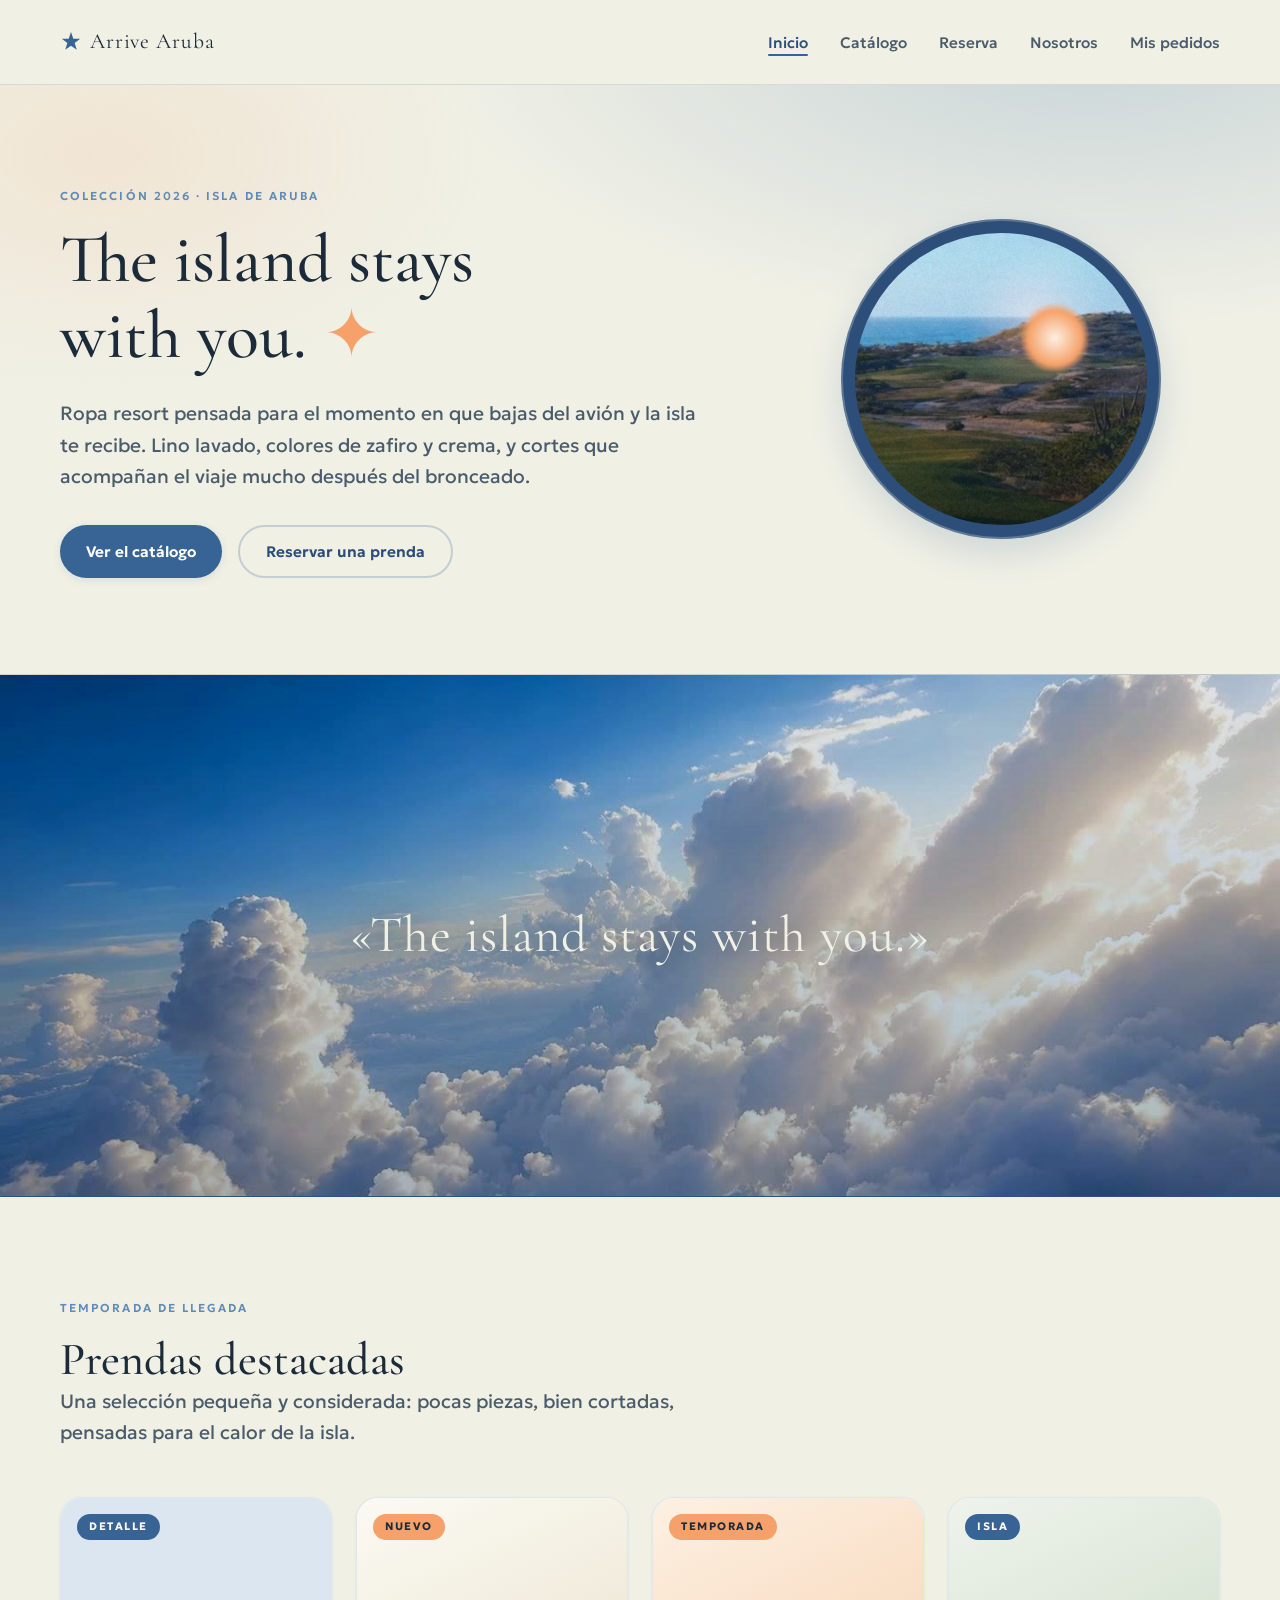
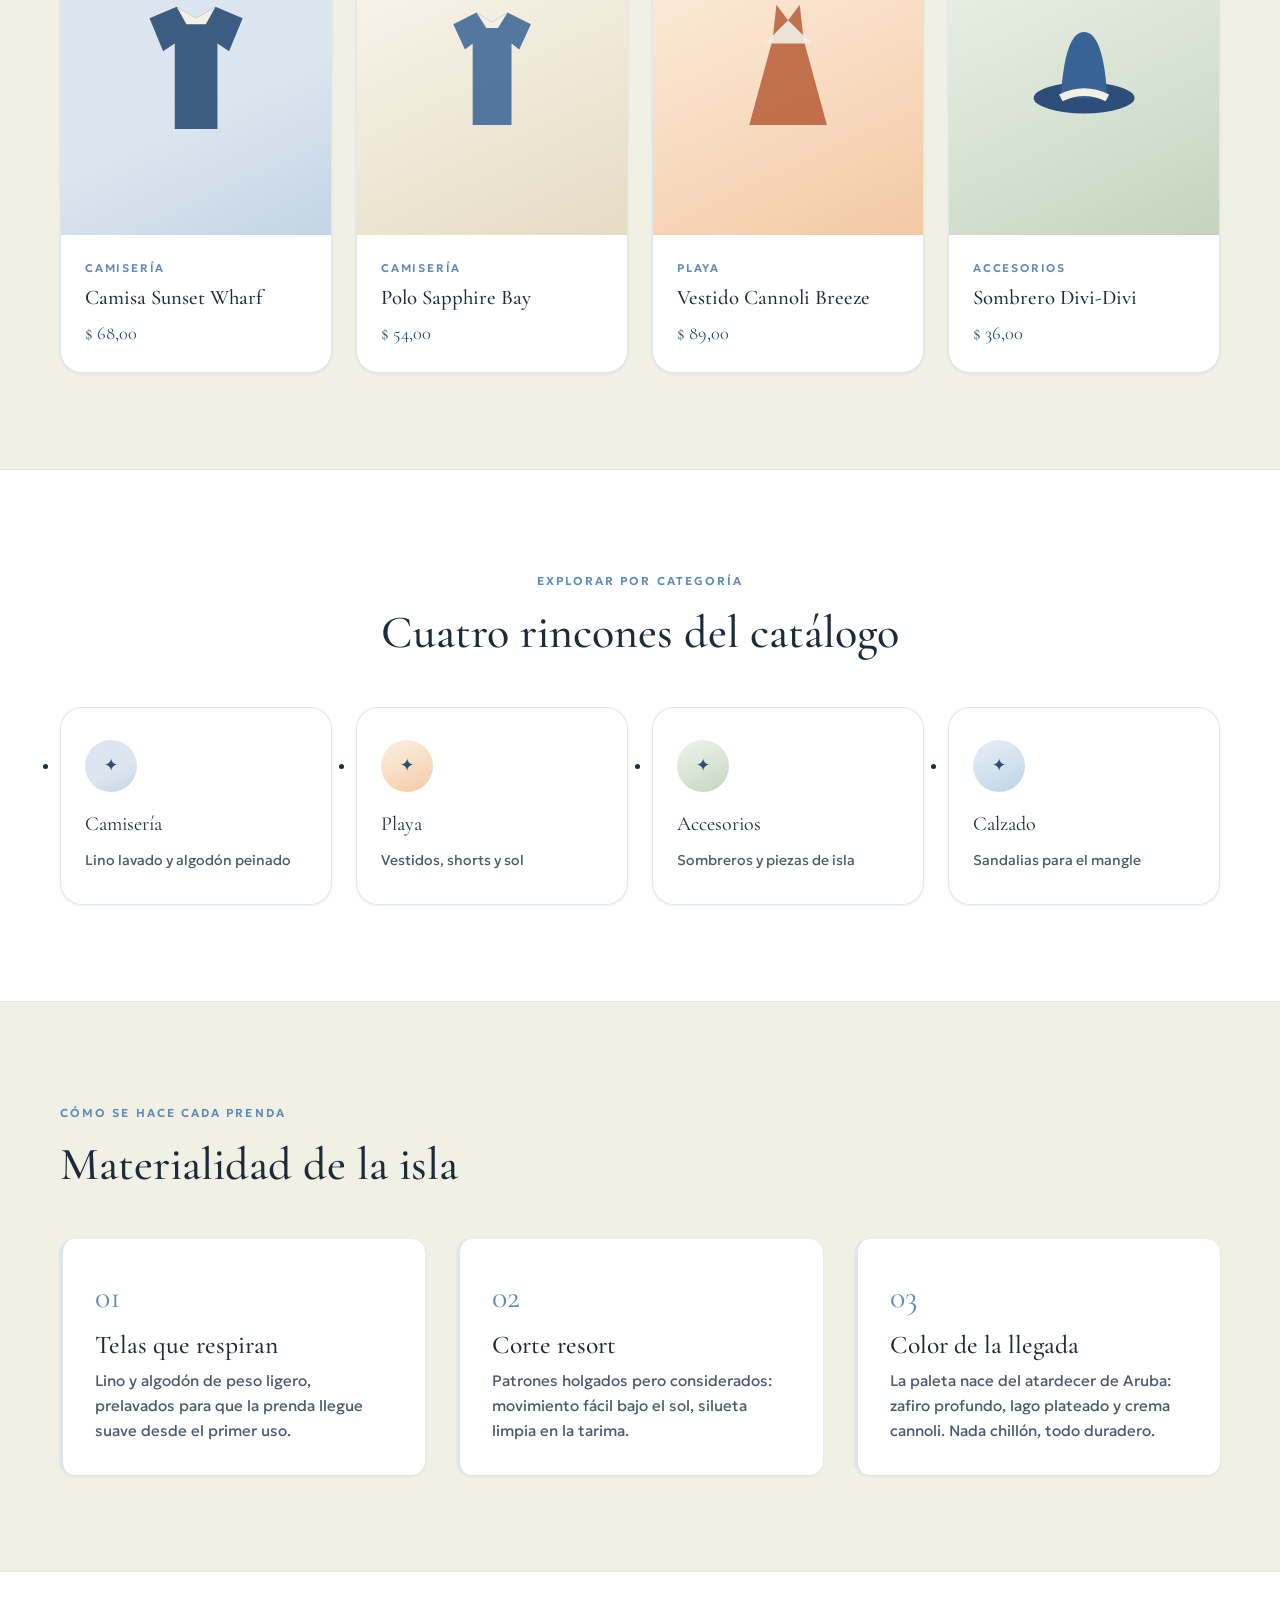
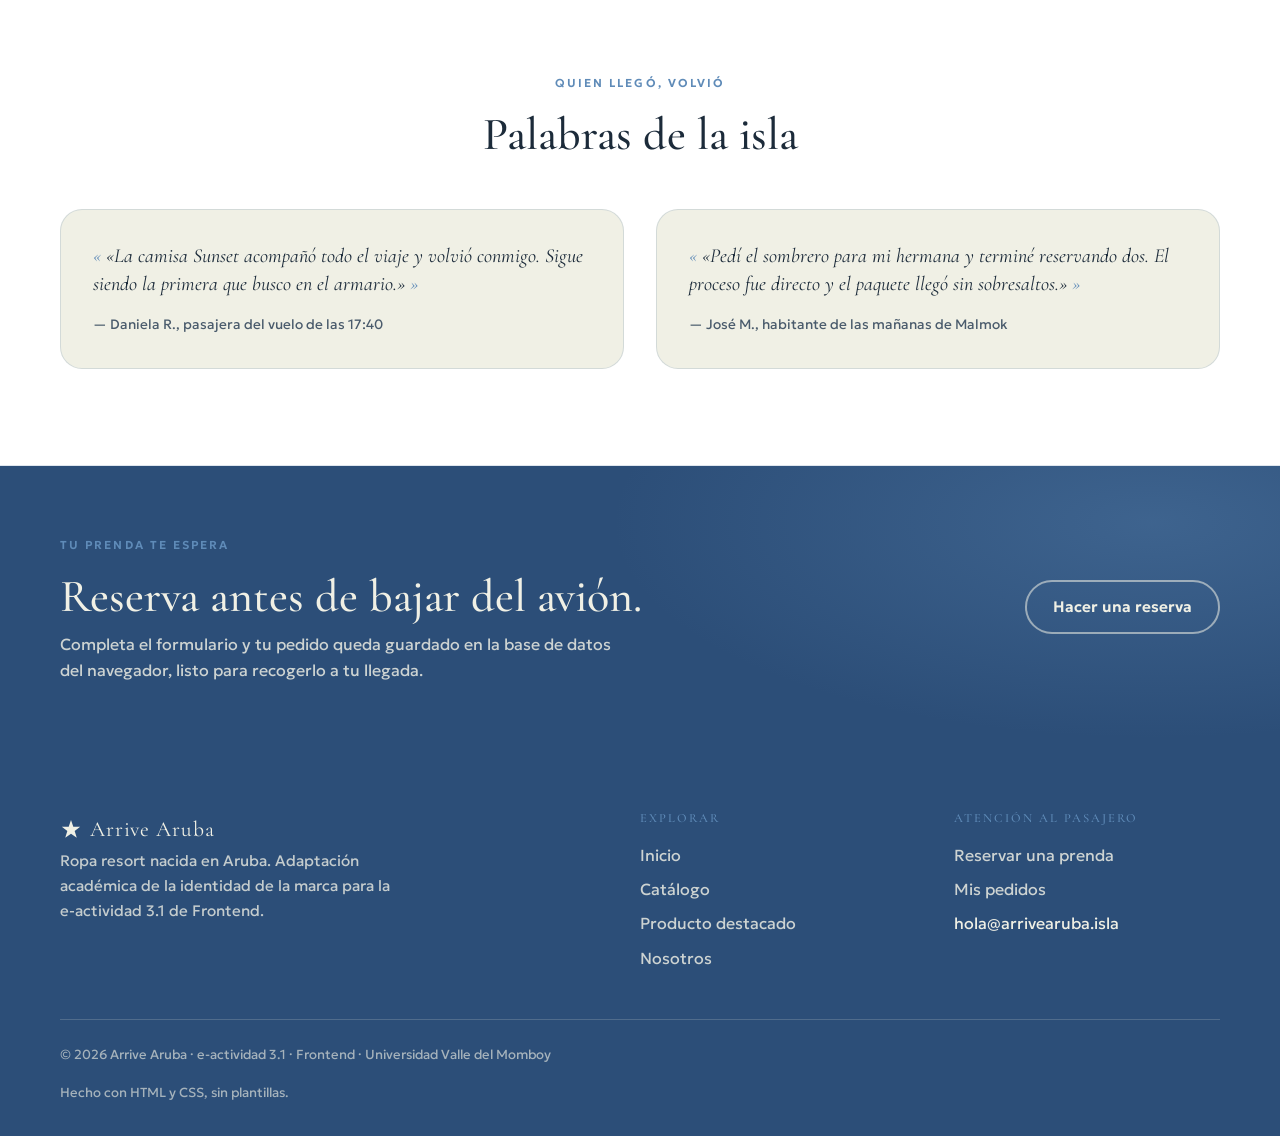
<file: index.html>
<!DOCTYPE html>
<html lang="es">
<head>
  <meta charset="UTF-8">
  <meta name="viewport" content="width=device-width, initial-scale=1.0">
  <meta name="description" content="Arrive Aruba — marketplace de ropa resort. Adaptación académica de la e-actividad 3.1: diseño web con HTML y CSS.">
  <title>Arrive Aruba · Inicio</title>

  <!-- Favicon: estrella de la marca dibujada como SVG en línea -->
  <link rel="icon" href="data:image/svg+xml,%3Csvg%20xmlns='http://www.w3.org/2000/svg'%20viewBox='0%200%2024%2024'%3E%3Cpath%20fill='%23386395'%20d='M12%201l2.5%207.5H22l-6%204.6%202.3%207.4L12%2016l-6.3%204.5L8%2013.1%202%208.5h7.5z'/%3E%3C/svg%3E">

  <!-- Tipografías: equivalentes libres de las fuentes de marca -->
  <link rel="preconnect" href="https://fonts.googleapis.com">
  <link rel="preconnect" href="https://fonts.gstatic.com" crossorigin>
  <link href="https://fonts.googleapis.com/css2?family=Cormorant+Garamond:ital,wght@0,500;0,600;1,500&family=Geologica:wght@300..700&display=swap" rel="stylesheet">

  <!-- Hojas de estilo: base (tokens) → componentes → página actual -->
  <link rel="stylesheet" href="css/base.css">
  <link rel="stylesheet" href="css/componentes.css">
  <link rel="stylesheet" href="css/inicio.css">
</head>
<body>
  <!--
    PÁGINA DE INICIO (landing)
    (realizado por Martin Alejandro Morfe Carballo)
  -->
  <a class="enlace-saltar" href="#contenido">Saltar al contenido principal</a>

  <!-- ====================== CABECERA ====================== -->
  <header class="cabecera">
    <div class="contenedor cabecera__barra">
      <a class="marca" href="index.html" aria-label="Arrive Aruba — inicio">
        <!-- Estrella de la marca (marca gráfica propia) -->
        <svg class="marca__estrella" viewBox="0 0 24 24" aria-hidden="true">
          <path d="M12 1l2.5 7.5H22l-6 4.6 2.3 7.4L12 16l-6.3 4.5L8 13.1 2 8.5h7.5z"/>
        </svg>
        <span class="marca__nombre">Arrive Aruba</span>
      </a>

      <nav aria-label="Navegación principal">
        <ul class="navegacion__lista">
          <li><a class="navegacion__enlace" href="index.html" aria-current="page">Inicio</a></li>
          <li><a class="navegacion__enlace" href="catalogo.html">Catálogo</a></li>
          <li><a class="navegacion__enlace" href="formulario.html">Reserva</a></li>
          <li><a class="navegacion__enlace" href="nosotros.html">Nosotros</a></li>
          <li><a class="navegacion__enlace" href="historial.html">Mis pedidos</a></li>
        </ul>
      </nav>
    </div>
  </header>

  <main id="contenido">

    <!-- ====================== HERO ====================== -->
    <!-- La ventana del avión: motivo central de la marca. El paisaje
         real de Aruba se mezcla con el degradado del atardecer usando
         background-blend-mode; el sol y el vaivén siguen siendo CSS. -->
    <section class="hero" aria-labelledby="titulo-principal">
      <div class="contenedor hero__rejilla">
        <div class="hero__texto">
          <p class="ceja">Colección 2026 · Isla de Aruba</p>
          <h1 id="titulo-principal">The island stays with you. <span class="estrella">✦</span></h1>
          <p class="introduccion">
            Ropa resort pensada para el momento en que bajas del avión y la
            isla te recibe. Lino lavado, colores de zafiro y crema, y cortes
            que acompañan el viaje mucho después del bronceado.
          </p>
          <div class="hero__acciones">
            <a class="boton boton--primario" href="catalogo.html">Ver el catálogo</a>
            <a class="boton boton--secundario" href="formulario.html">Reservar una prenda</a>
          </div>
        </div>

        <figure class="hero__ventana" aria-hidden="true">
          <div class="ventana">
            <span class="ventana__sol"></span>
            <span class="ventana__mar"></span>
          </div>
          <figcaption class="solo-lectores">Ventana del avión observando el atardecer de Aruba</figcaption>
        </figure>
      </div>
    </section>

    <!-- ====================== ATMÓSFERA DE LA ISLA ====================== -->
    <!-- Banda a pantalla completa con la fotografía del hero de la
         marca: el movimiento lento (Ken Burns) y el velo que garantiza
         la lectura del lema son enteramente CSS. -->
    <section class="pelicula" aria-label="Atmósfera de la isla de Aruba">
      <img class="pelicula__foto" src="assets/img/atmosfera.jpg"
           alt="Atmósfera de Aruba al atardecer, fotografía de la marca">
      <div class="pelicula__velo" aria-hidden="true"></div>
      <p class="pelicula__lema">«The island stays with you.»</p>
    </section>

    <!-- ====================== DESTACADOS ====================== -->
    <!-- Cuatro prendas de la temporada. Las ilustraciones son
         marcas gráficas propias dibujadas en SVG, sin fotografía. -->
    <section class="seccion" aria-labelledby="titulo-destacados">
      <div class="contenedor">
        <div class="cabecera-seccion">
          <p class="ceja">Temporada de llegada</p>
          <h2 id="titulo-destacados">Prendas destacadas</h2>
          <p class="introduccion">
            Una selección pequeña y considerada: pocas piezas, bien cortadas,
            pensadas para el calor de la isla.
          </p>
        </div>

        <div class="rejilla-productos">
          <!-- Camisa (protagonista: tiene página de detalle) -->
          <article class="tarjeta">
            <a class="tarjeta__enlace" href="producto.html" aria-label="Ver detalle de la Camisa Sunset Wharf">
              <div class="tarjeta__figura tono-zafiro">
                <span class="etiqueta etiqueta--zafiro">Detalle</span>
                <!-- Silueta de camisa -->
                <svg viewBox="0 0 64 72" aria-hidden="true">
                  <path d="M22 5 L32 11 L42 5 L56 11 L49 28 L43 24 V68 H21 V24 L15 28 L8 11 Z"
                        fill="#2c4e78" opacity="0.9"/>
                  <path d="M22 5 L32 11 L42 5 L37 14 H27 Z" fill="#f0f0e5"/>
                </svg>
              </div>
            </a>
            <div class="tarjeta__cuerpo">
              <p class="tarjeta__categoria">Camisería</p>
              <h3 class="tarjeta__nombre">Camisa Sunset Wharf</h3>
              <p class="tarjeta__precio">$ 68,00</p>
            </div>
          </article>

          <!-- Polo -->
          <article class="tarjeta">
            <a class="tarjeta__enlace" href="catalogo.html" aria-label="Ver el catálogo">
              <div class="tarjeta__figura tono-crema">
                <span class="etiqueta">Nuevo</span>
                <svg viewBox="0 0 64 72" aria-hidden="true">
                  <path d="M24 8 L32 13 L40 8 L52 14 L46 27 L42 24 V66 H22 V24 L18 27 L12 14 Z"
                        fill="#386395" opacity="0.85"/>
                  <path d="M24 8 L32 13 L40 8 L35 16 H29 Z" fill="#f0f0e5"/>
                </svg>
              </div>
            </a>
            <div class="tarjeta__cuerpo">
              <p class="tarjeta__categoria">Camisería</p>
              <h3 class="tarjeta__nombre">Polo Sapphire Bay</h3>
              <p class="tarjeta__precio">$ 54,00</p>
            </div>
          </article>

          <!-- Vestido -->
          <article class="tarjeta">
            <a class="tarjeta__enlace" href="catalogo.html" aria-label="Ver el catálogo">
              <div class="tarjeta__figura tono-naranja">
                <span class="etiqueta">Temporada</span>
                <svg viewBox="0 0 64 72" aria-hidden="true">
                  <path d="M26 4 L32 12 L38 4 L40 22 L52 66 H12 L24 22 Z"
                        fill="#b4552f" opacity="0.8"/>
                  <path d="M32 12 L44 24 H20 Z" fill="#f0f0e5" opacity="0.9"/>
                </svg>
              </div>
            </a>
            <div class="tarjeta__cuerpo">
              <p class="tarjeta__categoria">Playa</p>
              <h3 class="tarjeta__nombre">Vestido Cannoli Breeze</h3>
              <p class="tarjeta__precio">$ 89,00</p>
            </div>
          </article>

          <!-- Sombrero -->
          <article class="tarjeta">
            <a class="tarjeta__enlace" href="catalogo.html" aria-label="Ver el catálogo">
              <div class="tarjeta__figura tono-verde">
                <span class="etiqueta etiqueta--zafiro">Isla</span>
                <svg viewBox="0 0 64 72" aria-hidden="true">
                  <ellipse cx="32" cy="52" rx="26" ry="8" fill="#2c4e78"/>
                  <path d="M20 52 Q22 18 32 18 Q42 18 44 52 Z" fill="#386395"/>
                  <path d="M20 52 Q32 46 44 52" stroke="#f0f0e5" stroke-width="4" fill="none"/>
                </svg>
              </div>
            </a>
            <div class="tarjeta__cuerpo">
              <p class="tarjeta__categoria">Accesorios</p>
              <h3 class="tarjeta__nombre">Sombrero Divi-Divi</h3>
              <p class="tarjeta__precio">$ 36,00</p>
            </div>
          </article>
        </div>
      </div>
    </section>

    <!-- ====================== CATEGORÍAS ====================== -->
    <section class="seccion banda-blanca" aria-labelledby="titulo-categorias">
      <div class="contenedor">
        <div class="cabecera-seccion cabecera-seccion--centrada">
          <p class="ceja">Explorar por categoría</p>
          <h2 id="titulo-categorias">Cuatro rincones del catálogo</h2>
        </div>
        <ul class="rejilla-categorias" role="list">
          <li>
            <a class="azulejo" href="catalogo.html">
              <span class="azulejo__figura tono-zafiro" aria-hidden="true">✦</span>
              <span class="azulejo__nombre">Camisería</span>
              <span class="azulejo__nota">Lino lavado y algodón peinado</span>
            </a>
          </li>
          <li>
            <a class="azulejo" href="catalogo.html">
              <span class="azulejo__figura tono-naranja" aria-hidden="true">✦</span>
              <span class="azulejo__nombre">Playa</span>
              <span class="azulejo__nota">Vestidos, shorts y sol</span>
            </a>
          </li>
          <li>
            <a class="azulejo" href="catalogo.html">
              <span class="azulejo__figura tono-verde" aria-hidden="true">✦</span>
              <span class="azulejo__nombre">Accesorios</span>
              <span class="azulejo__nota">Sombreros y piezas de isla</span>
            </a>
          </li>
          <li>
            <a class="azulejo" href="catalogo.html">
              <span class="azulejo__figura tono-lago" aria-hidden="true">✦</span>
              <span class="azulejo__nombre">Calzado</span>
              <span class="azulejo__nota">Sandalias para el mangle</span>
            </a>
          </li>
        </ul>
      </div>
    </section>

    <!-- ====================== MATERIALIDAD ====================== -->
    <section class="seccion" aria-labelledby="titulo-materialidad">
      <div class="contenedor">
        <div class="cabecera-seccion">
          <p class="ceja">Cómo se hace cada prenda</p>
          <h2 id="titulo-materialidad">Materialidad de la isla</h2>
        </div>
        <ol class="pasos" role="list">
          <li class="paso">
            <span class="paso__numero">01</span>
            <h3>Telas que respiran</h3>
            <p>Lino y algodón de peso ligero, prelavados para que la prenda
               llegue suave desde el primer uso.</p>
          </li>
          <li class="paso">
            <span class="paso__numero">02</span>
            <h3>Corte resort</h3>
            <p>Patrones holgados pero considerados: movimiento fácil bajo el
               sol, silueta limpia en la tarima.</p>
          </li>
          <li class="paso">
            <span class="paso__numero">03</span>
            <h3>Color de la llegada</h3>
            <p>La paleta nace del atardecer de Aruba: zafiro profundo, lago
               plateado y crema cannoli. Nada chillón, todo duradero.</p>
          </li>
        </ol>
      </div>
    </section>

    <!-- ====================== TESTIMONIOS ====================== -->
    <section class="seccion banda-blanca" aria-labelledby="titulo-testimonios">
      <div class="contenedor">
        <div class="cabecera-seccion cabecera-seccion--centrada">
          <p class="ceja">Quien llegó, volvió</p>
          <h2 id="titulo-testimonios">Palabras de la isla</h2>
        </div>
        <div class="rejilla-testimonios">
          <figure class="testimonio">
            <blockquote>
              «La camisa Sunset acompañó todo el viaje y volvió conmigo.
               Sigue siendo la primera que busco en el armario.»
            </blockquote>
            <figcaption>— Daniela R., pasajera del vuelo de las 17:40</figcaption>
          </figure>
          <figure class="testimonio">
            <blockquote>
              «Pedí el sombrero para mi hermana y terminé reservando dos.
               El proceso fue directo y el paquete llegó sin sobresaltos.»
            </blockquote>
            <figcaption>— José M., habitante de las mañanas de Malmok</figcaption>
          </figure>
        </div>
      </div>
    </section>

    <!-- ====================== LLAMADO FINAL ====================== -->
    <section class="llamado" aria-labelledby="titulo-llamado">
      <div class="contenedor llamado__caja">
        <div>
          <p class="ceja llamado__ceja">Tu prenda te espera</p>
          <h2 id="titulo-llamado">Reserva antes de bajar del avión.</h2>
          <p class="llamado__texto">
            Completa el formulario y tu pedido queda guardado en la base de
            datos del navegador, listo para recogerlo a tu llegada.
          </p>
        </div>
        <a class="boton boton--claro" href="formulario.html">Hacer una reserva</a>
      </div>
    </section>
  </main>

  <!-- ====================== PIE ====================== -->
  <footer class="pie">
    <div class="contenedor">
      <div class="pie__rejilla">
        <div class="pie__marca">
          <a class="marca" href="index.html">
            <svg class="marca__estrella" viewBox="0 0 24 24" aria-hidden="true">
              <path d="M12 1l2.5 7.5H22l-6 4.6 2.3 7.4L12 16l-6.3 4.5L8 13.1 2 8.5h7.5z"/>
            </svg>
            <span class="marca__nombre">Arrive Aruba</span>
          </a>
          <p class="pie__texto">
            Ropa resort nacida en Aruba. Adaptación académica de la identidad
            de la marca para la e-actividad 3.1 de Frontend.
          </p>
        </div>

        <div>
          <h2 class="pie__titulo">Explorar</h2>
          <ul class="pie__lista">
            <li><a href="index.html">Inicio</a></li>
            <li><a href="catalogo.html">Catálogo</a></li>
            <li><a href="producto.html">Producto destacado</a></li>
            <li><a href="nosotros.html">Nosotros</a></li>
          </ul>
        </div>

        <div>
          <h2 class="pie__titulo">Atención al pasajero</h2>
          <ul class="pie__lista">
            <li><a href="formulario.html">Reservar una prenda</a></li>
            <li><a href="historial.html">Mis pedidos</a></li>
            <li>hola@arrivearuba.isla</li>
          </ul>
        </div>
      </div>

      <p class="pie__legal">
        <span>© 2026 Arrive Aruba · e-actividad 3.1 · Frontend · Universidad Valle del Momboy</span>
        <span>Hecho con HTML y CSS, sin plantillas.</span>
      </p>
    </div>
  </footer>
</body>
</html>
</file>
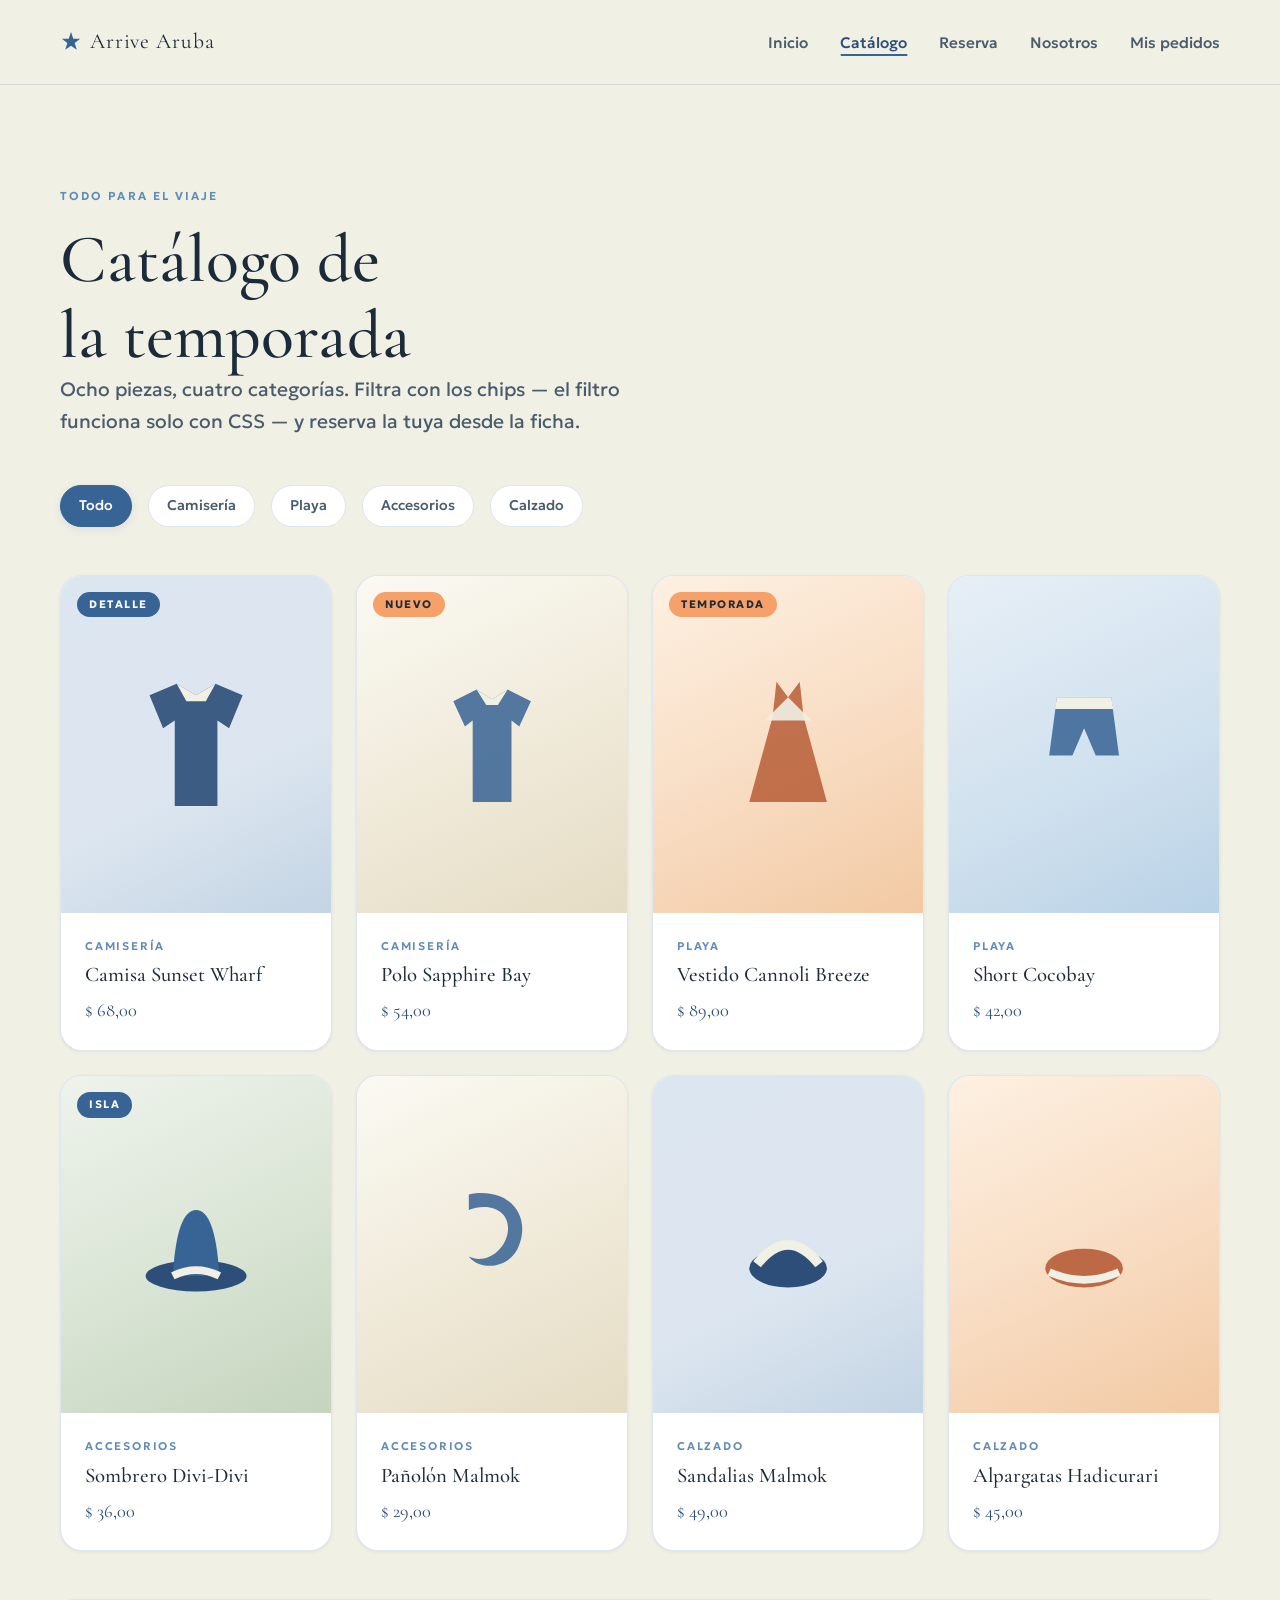
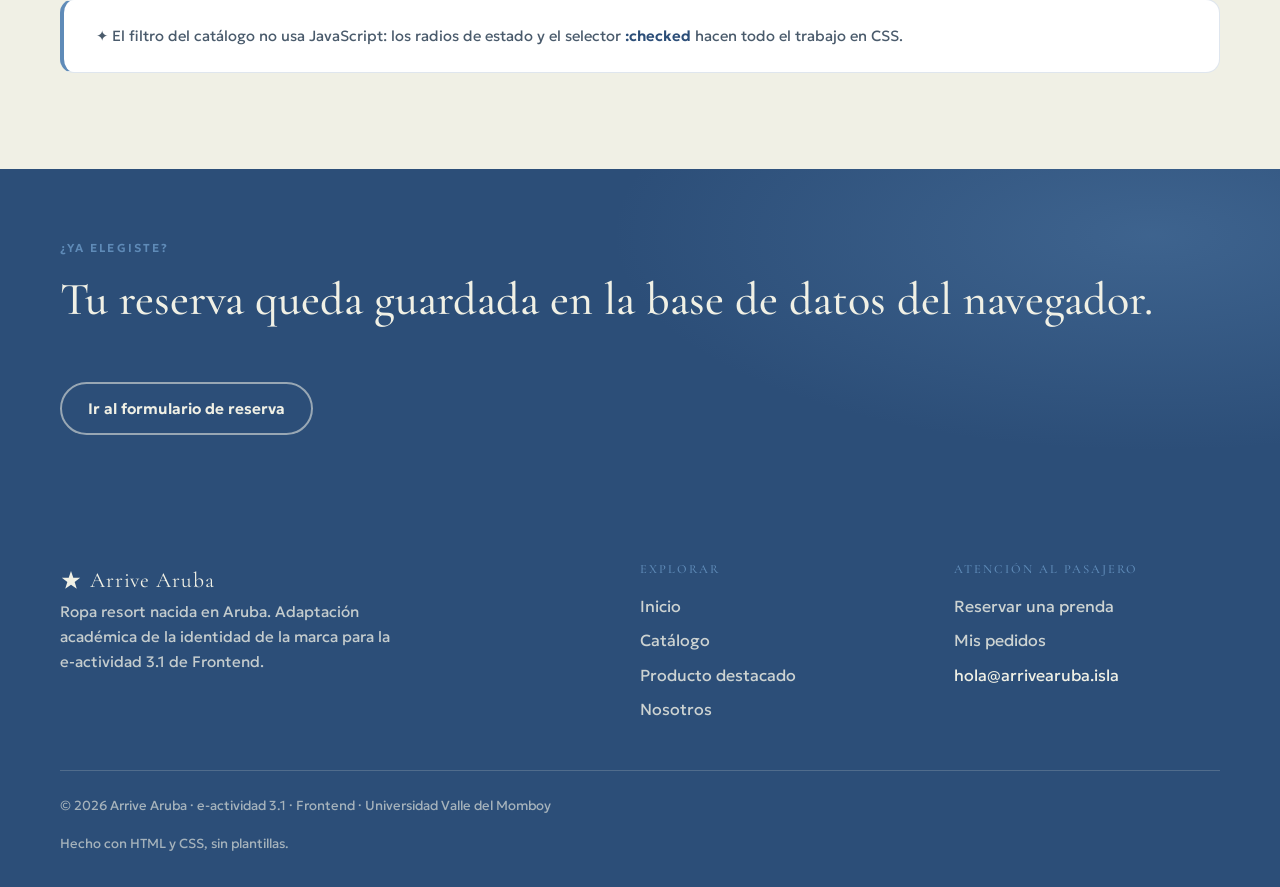
<file: catalogo.html>
<!DOCTYPE html>
<html lang="es">
<head>
  <meta charset="UTF-8">
  <meta name="viewport" content="width=device-width, initial-scale=1.0">
  <meta name="description" content="Catálogo de la temporada Arrive Aruba: ocho prendas resort con filtros por categoría. e-actividad 3.1.">
  <title>Catálogo · Arrive Aruba</title>

  <link rel="icon" href="data:image/svg+xml,%3Csvg%20xmlns='http://www.w3.org/2000/svg'%20viewBox='0%200%2024%2024'%3E%3Cpath%20fill='%23386395'%20d='M12%201l2.5%207.5H22l-6%204.6%202.3%207.4L12%2016l-6.3%204.5L8%2013.1%202%208.5h7.5z'/%3E%3C/svg%3E">

  <link rel="preconnect" href="https://fonts.googleapis.com">
  <link rel="preconnect" href="https://fonts.gstatic.com" crossorigin>
  <link href="https://fonts.googleapis.com/css2?family=Cormorant+Garamond:ital,wght@0,500;0,600;1,500&family=Geologica:wght@300..700&display=swap" rel="stylesheet">

  <link rel="stylesheet" href="css/base.css">
  <link rel="stylesheet" href="css/componentes.css">
  <link rel="stylesheet" href="css/catalogo.css">
</head>
<body>
  <!--
    PÁGINA DE CATÁLOGO — ocho prendas con filtros por categoría.
    El filtrado funciona sin JavaScript: los radios ocultos +
    el selector :checked controlan qué tarjetas se muestran.
    (realizado por Martin Morfe Flores.°.)
  -->
  <a class="enlace-saltar" href="#contenido">Saltar al contenido principal</a>

  <header class="cabecera">
    <div class="contenedor cabecera__barra">
      <a class="marca" href="index.html" aria-label="Arrive Aruba — inicio">
        <svg class="marca__estrella" viewBox="0 0 24 24" aria-hidden="true">
          <path d="M12 1l2.5 7.5H22l-6 4.6 2.3 7.4L12 16l-6.3 4.5L8 13.1 2 8.5h7.5z"/>
        </svg>
        <span class="marca__nombre">Arrive Aruba</span>
      </a>
      <nav aria-label="Navegación principal">
        <ul class="navegacion__lista">
          <li><a class="navegacion__enlace" href="index.html">Inicio</a></li>
          <li><a class="navegacion__enlace" href="catalogo.html" aria-current="page">Catálogo</a></li>
          <li><a class="navegacion__enlace" href="formulario.html">Reserva</a></li>
          <li><a class="navegacion__enlace" href="nosotros.html">Nosotros</a></li>
          <li><a class="navegacion__enlace" href="historial.html">Mis pedidos</a></li>
        </ul>
      </nav>
    </div>
  </header>

  <main id="contenido">
    <section class="seccion" aria-labelledby="titulo-catalogo">
      <div class="contenedor">
        <div class="cabecera-seccion">
          <p class="ceja">Todo para el viaje</p>
          <h1 id="titulo-catalogo">Catálogo de la temporada</h1>
          <p class="introduccion">
            Ocho piezas, cuatro categorías. Filtra con los chips — el filtro
            funciona solo con CSS — y reserva la tuya desde la ficha.
          </p>
        </div>

        <!-- ==================== FILTROS ==================== -->
        <!--
          Radios de estado ocultos: al marcarse, el CSS (css/catalogo.css)
          ilumina el chip elegido y oculta las tarjetas de otras categorías.
          Sin una sola línea de JavaScript.
        -->
        <section class="catalogo__filtros" aria-label="Filtros del catálogo">
          <input class="filtro" type="radio" name="filtro" id="filtro-todo" checked>
          <input class="filtro" type="radio" name="filtro" id="filtro-camiseria">
          <input class="filtro" type="radio" name="filtro" id="filtro-playa">
          <input class="filtro" type="radio" name="filtro" id="filtro-accesorios">
          <input class="filtro" type="radio" name="filtro" id="filtro-calzado">

          <div class="chips" role="group" aria-label="Filtrar por categoría">
            <label class="chip" for="filtro-todo">Todo</label>
            <label class="chip" for="filtro-camiseria">Camisería</label>
            <label class="chip" for="filtro-playa">Playa</label>
            <label class="chip" for="filtro-accesorios">Accesorios</label>
            <label class="chip" for="filtro-calzado">Calzado</label>
          </div>

          <!-- ==================== REJILLA DE PRENDAS ==================== -->
          <div class="rejilla-productos catalogo__rejilla">

            <!-- Camisería · Camisa -->
            <article class="tarjeta" data-categoria="camiseria">
              <a class="tarjeta__enlace" href="producto.html" aria-label="Ver detalle de la Camisa Sunset Wharf">
                <div class="tarjeta__figura tono-zafiro">
                  <span class="etiqueta etiqueta--zafiro">Detalle</span>
                  <svg viewBox="0 0 64 72" aria-hidden="true">
                    <path d="M22 5 L32 11 L42 5 L56 11 L49 28 L43 24 V68 H21 V24 L15 28 L8 11 Z" fill="#2c4e78" opacity="0.9"/>
                    <path d="M22 5 L32 11 L42 5 L37 14 H27 Z" fill="#f0f0e5"/>
                  </svg>
                </div>
              </a>
              <div class="tarjeta__cuerpo">
                <p class="tarjeta__categoria">Camisería</p>
                <h2 class="tarjeta__nombre">Camisa Sunset Wharf</h2>
                <p class="tarjeta__precio">$ 68,00</p>
              </div>
            </article>

            <!-- Camisería · Polo -->
            <article class="tarjeta" data-categoria="camiseria">
              <a class="tarjeta__enlace" href="formulario.html?prenda=Polo%20Sapphire%20Bay" aria-label="Reservar el Polo Sapphire Bay">
                <div class="tarjeta__figura tono-crema">
                  <span class="etiqueta">Nuevo</span>
                  <svg viewBox="0 0 64 72" aria-hidden="true">
                    <path d="M24 8 L32 13 L40 8 L52 14 L46 27 L42 24 V66 H22 V24 L18 27 L12 14 Z" fill="#386395" opacity="0.85"/>
                    <path d="M24 8 L32 13 L40 8 L35 16 H29 Z" fill="#f0f0e5"/>
                  </svg>
                </div>
              </a>
              <div class="tarjeta__cuerpo">
                <p class="tarjeta__categoria">Camisería</p>
                <h2 class="tarjeta__nombre">Polo Sapphire Bay</h2>
                <p class="tarjeta__precio">$ 54,00</p>
              </div>
            </article>

            <!-- Playa · Vestido -->
            <article class="tarjeta" data-categoria="playa">
              <a class="tarjeta__enlace" href="formulario.html?prenda=Vestido%20Cannoli%20Breeze" aria-label="Reservar el Vestido Cannoli Breeze">
                <div class="tarjeta__figura tono-naranja">
                  <span class="etiqueta">Temporada</span>
                  <svg viewBox="0 0 64 72" aria-hidden="true">
                    <path d="M26 4 L32 12 L38 4 L40 22 L52 66 H12 L24 22 Z" fill="#b4552f" opacity="0.8"/>
                    <path d="M32 12 L44 24 H20 Z" fill="#f0f0e5" opacity="0.9"/>
                  </svg>
                </div>
              </a>
              <div class="tarjeta__cuerpo">
                <p class="tarjeta__categoria">Playa</p>
                <h2 class="tarjeta__nombre">Vestido Cannoli Breeze</h2>
                <p class="tarjeta__precio">$ 89,00</p>
              </div>
            </article>

            <!-- Playa · Short -->
            <article class="tarjeta" data-categoria="playa">
              <a class="tarjeta__enlace" href="formulario.html?prenda=Short%20Cocobay" aria-label="Reservar el Short Cocobay">
                <div class="tarjeta__figura tono-lago">
                  <svg viewBox="0 0 64 72" aria-hidden="true">
                    <path d="M18 12 H46 L50 42 L38 42 L32 28 L26 42 L14 42 Z" fill="#386395" opacity="0.85"/>
                    <path d="M18 12 H46 L47 18 H17 Z" fill="#f0f0e5"/>
                  </svg>
                </div>
              </a>
              <div class="tarjeta__cuerpo">
                <p class="tarjeta__categoria">Playa</p>
                <h2 class="tarjeta__nombre">Short Cocobay</h2>
                <p class="tarjeta__precio">$ 42,00</p>
              </div>
            </article>

            <!-- Accesorios · Sombrero -->
            <article class="tarjeta" data-categoria="accesorios">
              <a class="tarjeta__enlace" href="formulario.html?prenda=Sombrero%20Divi-Divi" aria-label="Reservar el Sombrero Divi-Divi">
                <div class="tarjeta__figura tono-verde">
                  <span class="etiqueta etiqueta--zafiro">Isla</span>
                  <svg viewBox="0 0 64 72" aria-hidden="true">
                    <ellipse cx="32" cy="52" rx="26" ry="8" fill="#2c4e78"/>
                    <path d="M20 52 Q22 18 32 18 Q42 18 44 52 Z" fill="#386395"/>
                    <path d="M20 52 Q32 46 44 52" stroke="#f0f0e5" stroke-width="4" fill="none"/>
                  </svg>
                </div>
              </a>
              <div class="tarjeta__cuerpo">
                <p class="tarjeta__categoria">Accesorios</p>
                <h2 class="tarjeta__nombre">Sombrero Divi-Divi</h2>
                <p class="tarjeta__precio">$ 36,00</p>
              </div>
            </article>

            <!-- Accesorios · Pañolón -->
            <article class="tarjeta" data-categoria="accesorios">
              <a class="tarjeta__enlace" href="formulario.html?prenda=Pa%C3%B1ol%C3%B3n%20Malmok" aria-label="Reservar el Pañolón Malmok">
                <div class="tarjeta__figura tono-crema">
                  <svg viewBox="0 0 64 72" aria-hidden="true">
                    <path d="M20 10 C40 6 52 20 46 36 C42 48 26 50 20 42 C28 46 38 40 40 30 C42 18 30 14 20 18 Z" fill="#386395" opacity="0.85"/>
                  </svg>
                </div>
              </a>
              <div class="tarjeta__cuerpo">
                <p class="tarjeta__categoria">Accesorios</p>
                <h2 class="tarjeta__nombre">Pañolón Malmok</h2>
                <p class="tarjeta__precio">$ 29,00</p>
              </div>
            </article>

            <!-- Calzado · Sandalias -->
            <article class="tarjeta" data-categoria="calzado">
              <a class="tarjeta__enlace" href="formulario.html?prenda=Sandalias%20Malmok" aria-label="Reservar las Sandalias Malmok">
                <div class="tarjeta__figura tono-zafiro">
                  <svg viewBox="0 0 64 72" aria-hidden="true">
                    <ellipse cx="32" cy="48" rx="20" ry="10" fill="#2c4e78"/>
                    <path d="M16 46 Q32 26 48 46" stroke="#f0f0e5" stroke-width="5" fill="none"/>
                  </svg>
                </div>
              </a>
              <div class="tarjeta__cuerpo">
                <p class="tarjeta__categoria">Calzado</p>
                <h2 class="tarjeta__nombre">Sandalias Malmok</h2>
                <p class="tarjeta__precio">$ 49,00</p>
              </div>
            </article>

            <!-- Calzado · Alpargatas -->
            <article class="tarjeta" data-categoria="calzado">
              <a class="tarjeta__enlace" href="formulario.html?prenda=Alpargatas%20Hadicurari" aria-label="Reservar las Alpargatas Hadicurari">
                <div class="tarjeta__figura tono-naranja">
                  <svg viewBox="0 0 64 72" aria-hidden="true">
                    <ellipse cx="32" cy="48" rx="20" ry="10" fill="#b4552f" opacity="0.85"/>
                    <path d="M14 50 Q32 58 50 50" stroke="#f0f0e5" stroke-width="4" fill="none"/>
                  </svg>
                </div>
              </a>
              <div class="tarjeta__cuerpo">
                <p class="tarjeta__categoria">Calzado</p>
                <h2 class="tarjeta__nombre">Alpargatas Hadicurari</h2>
                <p class="tarjeta__precio">$ 45,00</p>
              </div>
            </article>
          </div>
        </section>

        <!-- Nota de la técnica usada en el filtro -->
        <p class="catalogo__nota">
          ✦ El filtro del catálogo no usa JavaScript: los radios de estado
          y el selector <code>:checked</code> hacen todo el trabajo en CSS.
        </p>
      </div>
    </section>

    <!-- LLAMADO A RESERVAR -->
    <section class="llamado" aria-labelledby="titulo-llamado-catalogo">
      <div class="contenedor llamado__caja">
        <div>
          <p class="ceja llamado__ceja">¿Ya elegiste?</p>
          <h2 id="titulo-llamado-catalogo">Tu reserva queda guardada en la base de datos del navegador.</h2>
        </div>
        <a class="boton boton--claro" href="formulario.html">Ir al formulario de reserva</a>
      </div>
    </section>
  </main>

  <footer class="pie">
    <div class="contenedor">
      <div class="pie__rejilla">
        <div class="pie__marca">
          <a class="marca" href="index.html">
            <svg class="marca__estrella" viewBox="0 0 24 24" aria-hidden="true">
              <path d="M12 1l2.5 7.5H22l-6 4.6 2.3 7.4L12 16l-6.3 4.5L8 13.1 2 8.5h7.5z"/>
            </svg>
            <span class="marca__nombre">Arrive Aruba</span>
          </a>
          <p class="pie__texto">
            Ropa resort nacida en Aruba. Adaptación académica de la identidad
            de la marca para la e-actividad 3.1 de Frontend.
          </p>
        </div>
        <div>
          <h2 class="pie__titulo">Explorar</h2>
          <ul class="pie__lista">
            <li><a href="index.html">Inicio</a></li>
            <li><a href="catalogo.html">Catálogo</a></li>
            <li><a href="producto.html">Producto destacado</a></li>
            <li><a href="nosotros.html">Nosotros</a></li>
          </ul>
        </div>
        <div>
          <h2 class="pie__titulo">Atención al pasajero</h2>
          <ul class="pie__lista">
            <li><a href="formulario.html">Reservar una prenda</a></li>
            <li><a href="historial.html">Mis pedidos</a></li>
            <li>hola@arrivearuba.isla</li>
          </ul>
        </div>
      </div>
      <p class="pie__legal">
        <span>© 2026 Arrive Aruba · e-actividad 3.1 · Frontend · Universidad Valle del Momboy</span>
        <span>Hecho con HTML y CSS, sin plantillas.</span>
      </p>
    </div>
  </footer>
</body>
</html>
</file>
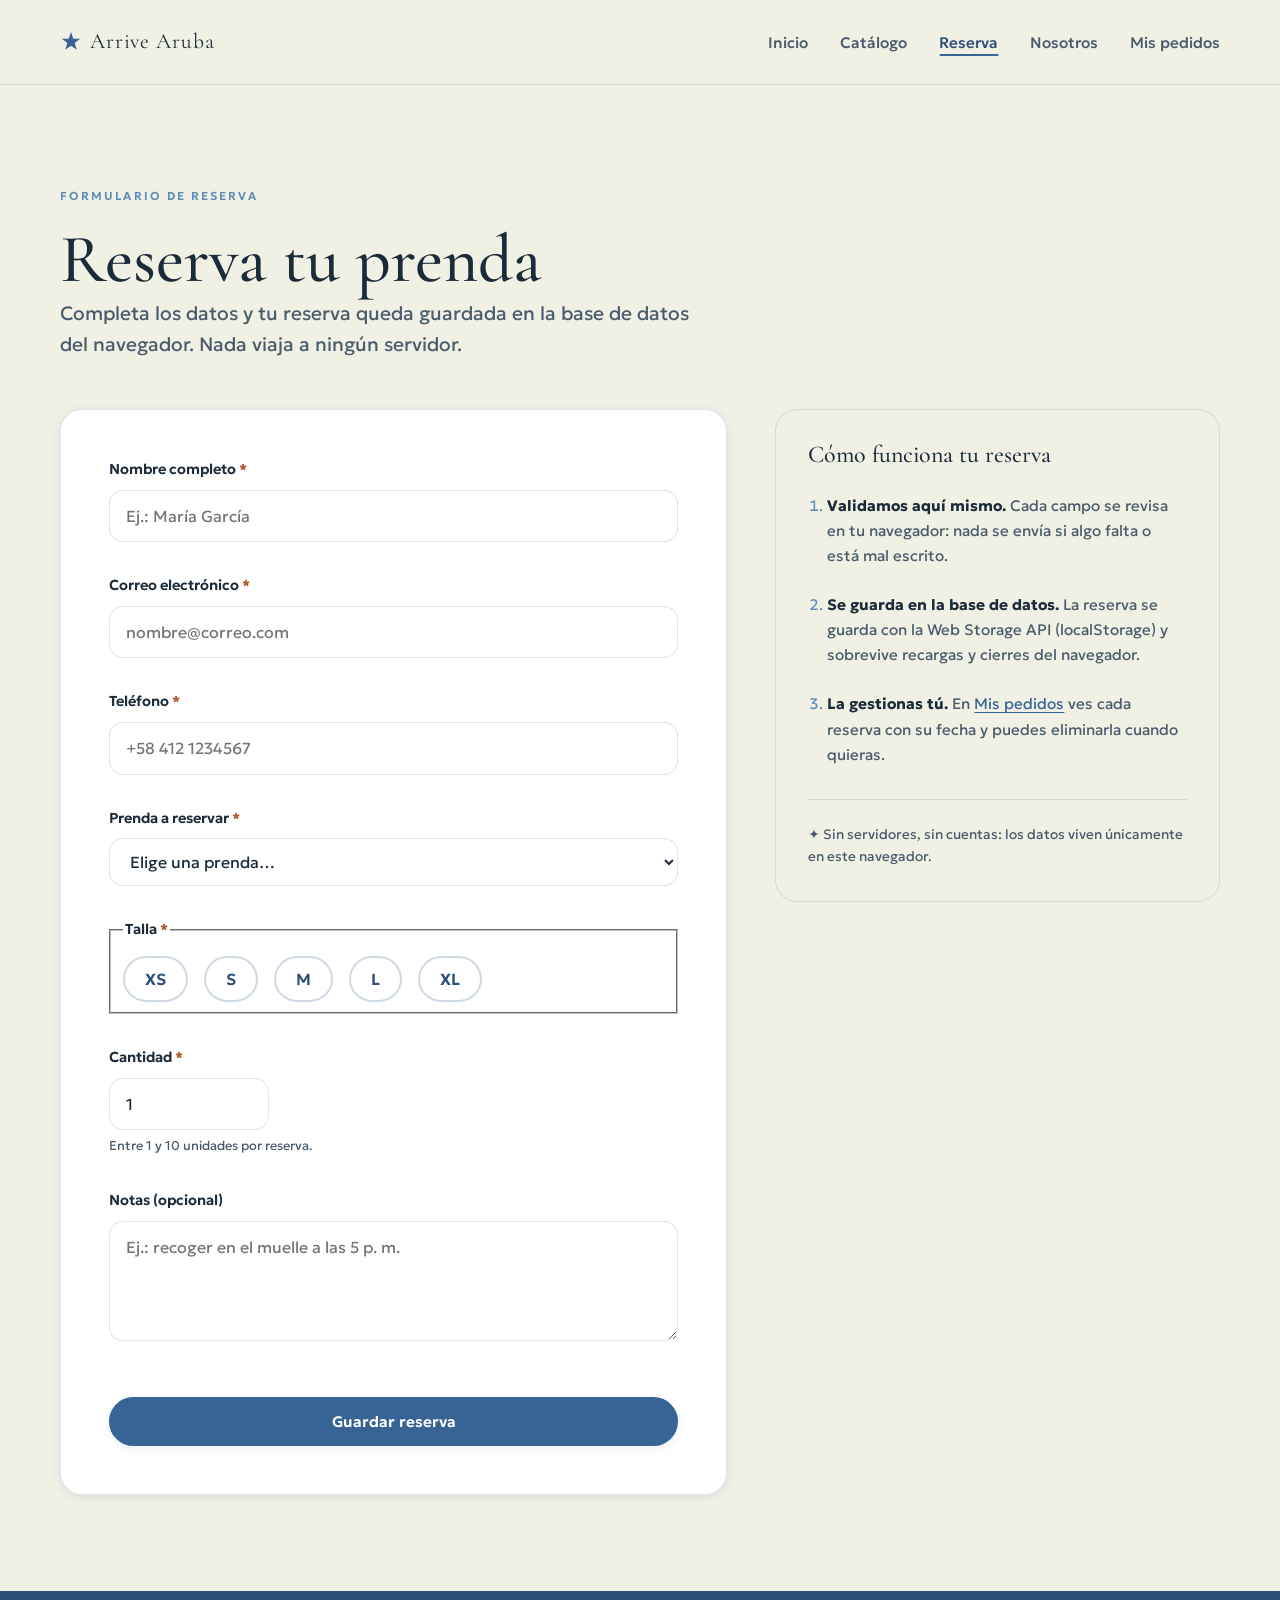
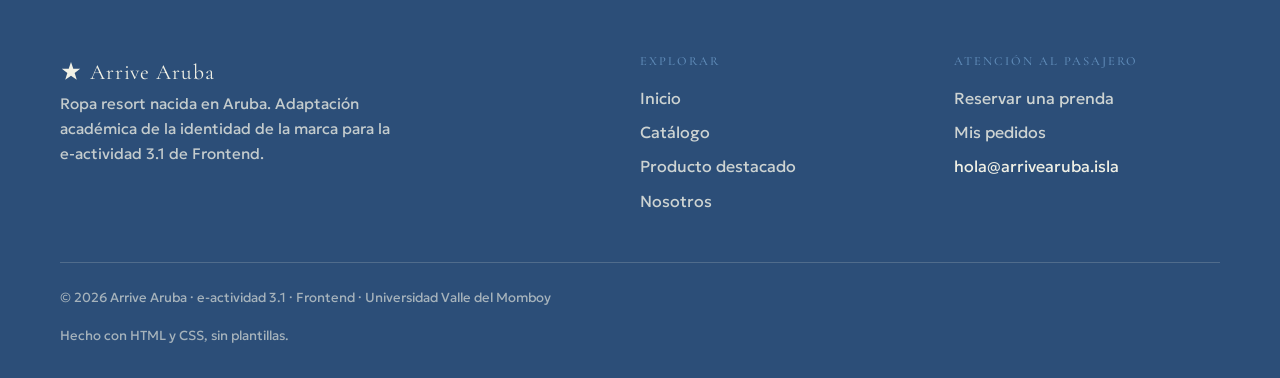
<file: formulario.html>
<!DOCTYPE html>
<html lang="es">
<head>
  <meta charset="UTF-8">
  <meta name="viewport" content="width=device-width, initial-scale=1.0">
  <meta name="description" content="Formulario de reserva de Arrive Aruba: valida tus datos y guarda la reserva en la base de datos del navegador. e-actividad 3.1.">
  <title>Reserva una prenda · Arrive Aruba</title>

  <link rel="icon" href="data:image/svg+xml,%3Csvg%20xmlns='http://www.w3.org/2000/svg'%20viewBox='0%200%2024%2024'%3E%3Cpath%20fill='%23386395'%20d='M12%201l2.5%207.5H22l-6%204.6%202.3%207.4L12%2016l-6.3%204.5L8%2013.1%202%208.5h7.5z'/%3E%3C/svg%3E">

  <link rel="preconnect" href="https://fonts.googleapis.com">
  <link rel="preconnect" href="https://fonts.gstatic.com" crossorigin>
  <link href="https://fonts.googleapis.com/css2?family=Cormorant+Garamond:ital,wght@0,500;0,600;1,500&family=Geologica:wght@300..700&display=swap" rel="stylesheet">

  <link rel="stylesheet" href="css/base.css">
  <link rel="stylesheet" href="css/componentes.css">
  <link rel="stylesheet" href="css/formulario.css">
</head>
<body>
  <!--
    PÁGINA DE RESERVA — formulario con validación en el navegador.
    Al enviar, js/formulario.js valida cada campo y guarda la
    reserva en la base de datos (js/bd.js · localStorage).
    (realizado por Martin Morfe Flores.°.)
  -->
  <a class="enlace-saltar" href="#contenido">Saltar al contenido principal</a>

  <header class="cabecera">
    <div class="contenedor cabecera__barra">
      <a class="marca" href="index.html" aria-label="Arrive Aruba — inicio">
        <svg class="marca__estrella" viewBox="0 0 24 24" aria-hidden="true">
          <path d="M12 1l2.5 7.5H22l-6 4.6 2.3 7.4L12 16l-6.3 4.5L8 13.1 2 8.5h7.5z"/>
        </svg>
        <span class="marca__nombre">Arrive Aruba</span>
      </a>
      <nav aria-label="Navegación principal">
        <ul class="navegacion__lista">
          <li><a class="navegacion__enlace" href="index.html">Inicio</a></li>
          <li><a class="navegacion__enlace" href="catalogo.html">Catálogo</a></li>
          <li><a class="navegacion__enlace" href="formulario.html" aria-current="page">Reserva</a></li>
          <li><a class="navegacion__enlace" href="nosotros.html">Nosotros</a></li>
          <li><a class="navegacion__enlace" href="historial.html">Mis pedidos</a></li>
        </ul>
      </nav>
    </div>
  </header>

  <main id="contenido">
    <section class="seccion" aria-labelledby="titulo-formulario">
      <div class="contenedor">
        <div class="cabecera-seccion">
          <p class="ceja">Formulario de reserva</p>
          <h1 id="titulo-formulario">Reserva tu prenda</h1>
          <p class="introduccion">
            Completa los datos y tu reserva queda guardada en la base de
            datos del navegador. Nada viaja a ningún servidor.
          </p>
        </div>

        <div class="reserva__rejilla">

          <!-- ==================== FORMULARIO ==================== -->
          <form id="formulario-reserva" class="reserva__tarjeta" novalidate>
            <!-- novalidate: la validación se hace a mano en js/formulario.js
                 para controlar los mensajes en español de la marca -->

            <!-- Nombre completo -->
            <div class="campo" id="campo-nombre-envoltura">
              <label class="campo__etiqueta" for="campo-nombre">
                Nombre completo <span class="campo__obligatorio">*</span>
              </label>
              <input class="campo__entrada" type="text" id="campo-nombre" name="nombre"
                     autocomplete="name" placeholder="Ej.: María García" required>
              <p class="campo__error">Escribe tu nombre y apellido.</p>
            </div>

            <!-- Correo -->
            <div class="campo" id="campo-email-envoltura">
              <label class="campo__etiqueta" for="campo-email">
                Correo electrónico <span class="campo__obligatorio">*</span>
              </label>
              <input class="campo__entrada" type="email" id="campo-email" name="email"
                     autocomplete="email" placeholder="nombre@correo.com" required>
              <p class="campo__error">El correo no parece válido (ej.: nombre@correo.com).</p>
            </div>

            <!-- Teléfono -->
            <div class="campo" id="campo-telefono-envoltura">
              <label class="campo__etiqueta" for="campo-telefono">
                Teléfono <span class="campo__obligatorio">*</span>
              </label>
              <input class="campo__entrada" type="tel" id="campo-telefono" name="telefono"
                     autocomplete="tel" placeholder="+58 412 1234567" required>
              <p class="campo__error">El teléfono necesita al menos 7 dígitos.</p>
            </div>

            <!-- Prenda -->
            <div class="campo" id="campo-prenda-envoltura">
              <label class="campo__etiqueta" for="campo-prenda">
                Prenda a reservar <span class="campo__obligatorio">*</span>
              </label>
              <select class="campo__selector" id="campo-prenda" name="prenda" required>
                <option value="" selected disabled>Elige una prenda…</option>
                <option>Camisa Sunset Wharf</option>
                <option>Polo Sapphire Bay</option>
                <option>Vestido Cannoli Breeze</option>
                <option>Short Cocobay</option>
                <option>Sombrero Divi-Divi</option>
                <option>Pañolón Malmok</option>
                <option>Sandalias Malmok</option>
                <option>Alpargatas Hadicurari</option>
              </select>
              <p class="campo__error">Elige una prenda del catálogo.</p>
            </div>

            <!-- Talla -->
            <fieldset class="campo" id="campo-talla-envoltura">
              <legend class="campo__etiqueta">
                Talla <span class="campo__obligatorio">*</span>
              </legend>
              <div class="opciones">
                <span class="opciones__opcion">
                  <input class="opciones__entrada" type="radio" name="talla" value="XS" id="talla-xs">
                  <label class="opciones__pastilla" for="talla-xs">XS</label>
                </span>
                <span class="opciones__opcion">
                  <input class="opciones__entrada" type="radio" name="talla" value="S" id="talla-s">
                  <label class="opciones__pastilla" for="talla-s">S</label>
                </span>
                <span class="opciones__opcion">
                  <input class="opciones__entrada" type="radio" name="talla" value="M" id="talla-m">
                  <label class="opciones__pastilla" for="talla-m">M</label>
                </span>
                <span class="opciones__opcion">
                  <input class="opciones__entrada" type="radio" name="talla" value="L" id="talla-l">
                  <label class="opciones__pastilla" for="talla-l">L</label>
                </span>
                <span class="opciones__opcion">
                  <input class="opciones__entrada" type="radio" name="talla" value="XL" id="talla-xl">
                  <label class="opciones__pastilla" for="talla-xl">XL</label>
                </span>
              </div>
              <p class="campo__error">Marca tu talla.</p>
            </fieldset>

            <!-- Cantidad -->
            <div class="campo" id="campo-cantidad-envoltura">
              <label class="campo__etiqueta" for="campo-cantidad">
                Cantidad <span class="campo__obligatorio">*</span>
              </label>
              <input class="campo__entrada campo__entrada--corta" type="number" id="campo-cantidad"
                     name="cantidad" min="1" max="10" step="1" value="1" required>
              <span class="campo__ayuda">Entre 1 y 10 unidades por reserva.</span>
              <p class="campo__error">La cantidad debe estar entre 1 y 10.</p>
            </div>

            <!-- Notas -->
            <div class="campo" id="campo-notas-envoltura">
              <label class="campo__etiqueta" for="campo-notas">Notas (opcional)</label>
              <textarea class="campo__area" id="campo-notas" name="notas"
                        placeholder="Ej.: recoger en el muelle a las 5 p. m."></textarea>
            </div>

            <!-- Mensaje de éxito (oculto hasta guardar la reserva) -->
            <div id="mensaje-exito" class="mensaje mensaje--exito" hidden role="status">
              <p><strong>Reserva guardada en la base de datos.</strong> ✦</p>
              <p>Puedes verla —y eliminarla si cambia el plan— en
                <a href="historial.html">Mis pedidos</a>.</p>
            </div>

            <button class="boton boton--primario reserva__enviar" type="submit">
              Guardar reserva
            </button>
          </form>

          <!-- ==================== PANEL EXPLICATIVO ==================== -->
          <aside class="reserva__panel" aria-labelledby="titulo-panel-reserva">
            <h2 id="titulo-panel-reserva">Cómo funciona tu reserva</h2>
            <ol class="reserva__pasos">
              <li>
                <strong>Validamos aquí mismo.</strong>
                Cada campo se revisa en tu navegador: nada se envía si algo
                falta o está mal escrito.
              </li>
              <li>
                <strong>Se guarda en la base de datos.</strong>
                La reserva se guarda con la Web Storage API (localStorage)
                y sobrevive recargas y cierres del navegador.
              </li>
              <li>
                <strong>La gestionas tú.</strong>
                En <a href="historial.html">Mis pedidos</a> ves cada reserva
                con su fecha y puedes eliminarla cuando quieras.
              </li>
            </ol>
            <p class="reserva__privacidad">
              ✦ Sin servidores, sin cuentas: los datos viven únicamente en
              este navegador.
            </p>
          </aside>
        </div>
      </div>
    </section>
  </main>

  <footer class="pie">
    <div class="contenedor">
      <div class="pie__rejilla">
        <div class="pie__marca">
          <a class="marca" href="index.html">
            <svg class="marca__estrella" viewBox="0 0 24 24" aria-hidden="true">
              <path d="M12 1l2.5 7.5H22l-6 4.6 2.3 7.4L12 16l-6.3 4.5L8 13.1 2 8.5h7.5z"/>
            </svg>
            <span class="marca__nombre">Arrive Aruba</span>
          </a>
          <p class="pie__texto">
            Ropa resort nacida en Aruba. Adaptación académica de la identidad
            de la marca para la e-actividad 3.1 de Frontend.
          </p>
        </div>
        <div>
          <h2 class="pie__titulo">Explorar</h2>
          <ul class="pie__lista">
            <li><a href="index.html">Inicio</a></li>
            <li><a href="catalogo.html">Catálogo</a></li>
            <li><a href="producto.html">Producto destacado</a></li>
            <li><a href="nosotros.html">Nosotros</a></li>
          </ul>
        </div>
        <div>
          <h2 class="pie__titulo">Atención al pasajero</h2>
          <ul class="pie__lista">
            <li><a href="formulario.html">Reservar una prenda</a></li>
            <li><a href="historial.html">Mis pedidos</a></li>
            <li>hola@arrivearuba.isla</li>
          </ul>
        </div>
      </div>
      <p class="pie__legal">
        <span>© 2026 Arrive Aruba · e-actividad 3.1 · Frontend · Universidad Valle del Momboy</span>
        <span>Hecho con HTML y CSS, sin plantillas.</span>
      </p>
    </div>
  </footer>

  <!-- Módulos: base de datos + validación del formulario -->
  <script src="js/bd.js"></script>
  <script src="js/formulario.js"></script>
</body>
</html>
</file>
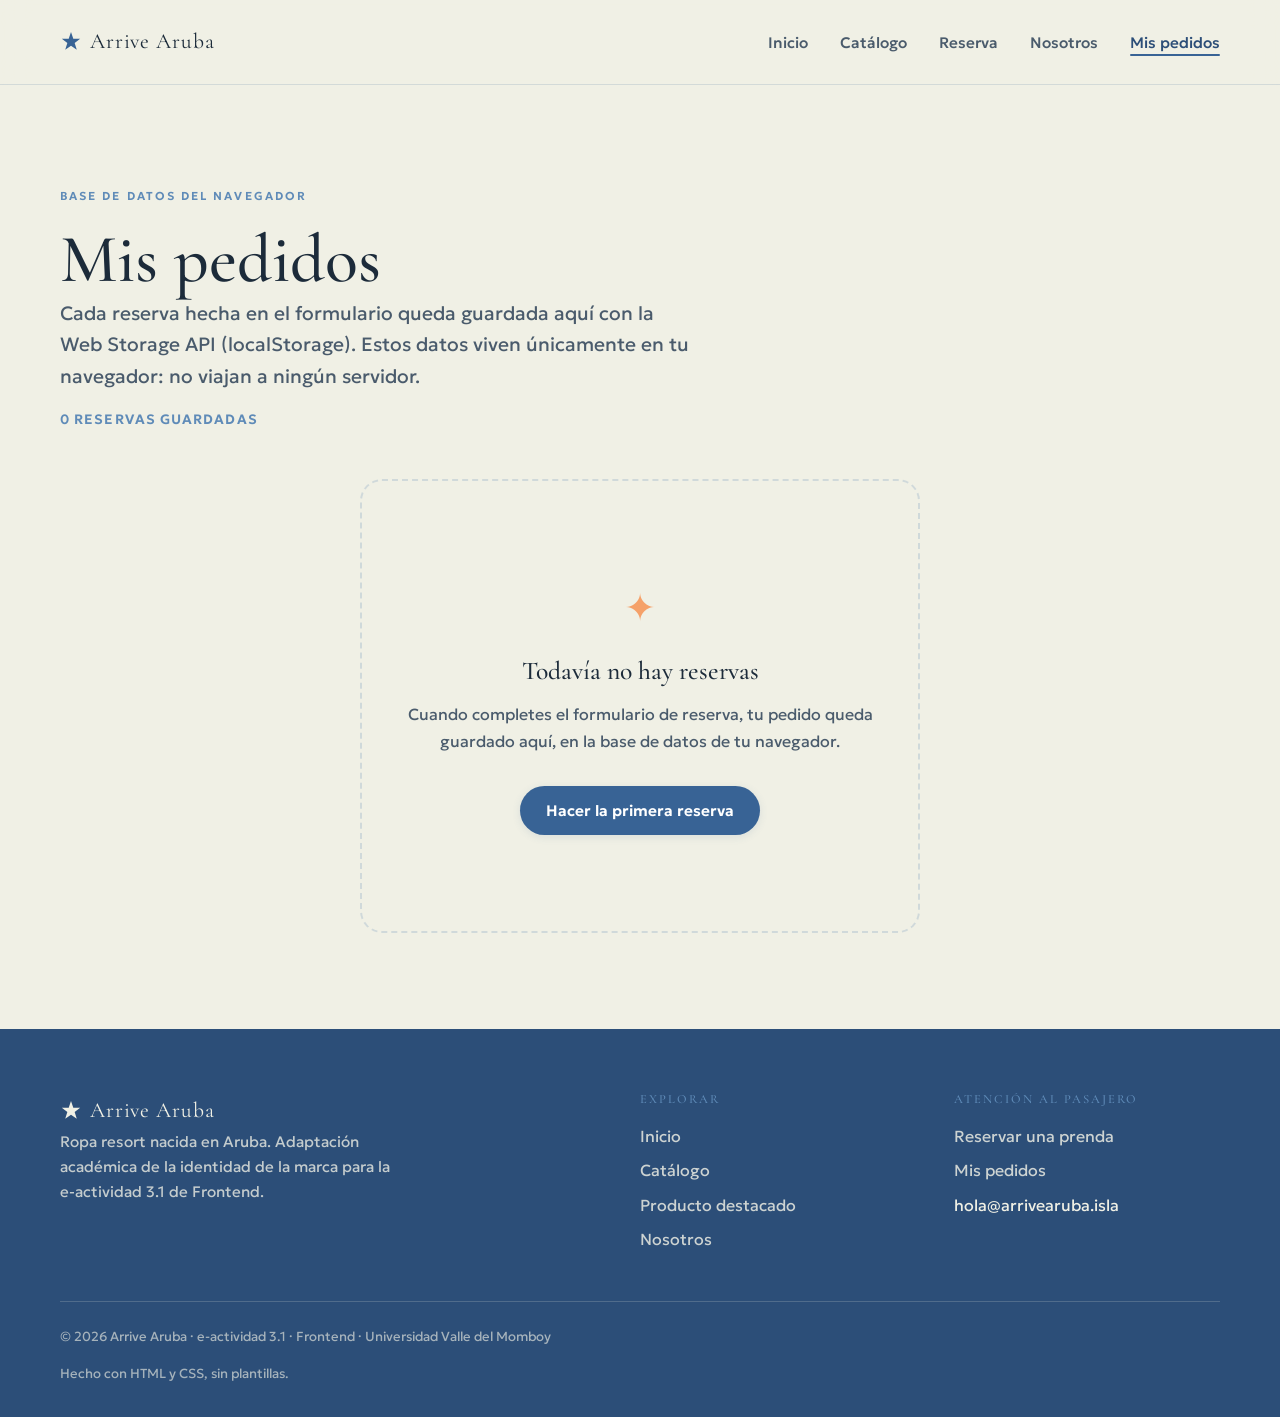
<file: historial.html>
<!DOCTYPE html>
<html lang="es">
<head>
  <meta charset="UTF-8">
  <meta name="viewport" content="width=device-width, initial-scale=1.0">
  <meta name="description" content="Mis pedidos: reservas guardadas en la base de datos del navegador. e-actividad 3.1, Arrive Aruba.">
  <title>Mis pedidos · Arrive Aruba</title>

  <link rel="icon" href="data:image/svg+xml,%3Csvg%20xmlns='http://www.w3.org/2000/svg'%20viewBox='0%200%2024%2024'%3E%3Cpath%20fill='%23386395'%20d='M12%201l2.5%207.5H22l-6%204.6%202.3%207.4L12%2016l-6.3%204.5L8%2013.1%202%208.5h7.5z'/%3E%3C/svg%3E">

  <link rel="preconnect" href="https://fonts.googleapis.com">
  <link rel="preconnect" href="https://fonts.gstatic.com" crossorigin>
  <link href="https://fonts.googleapis.com/css2?family=Cormorant+Garamond:ital,wght@0,500;0,600;1,500&family=Geologica:wght@300..700&display=swap" rel="stylesheet">

  <link rel="stylesheet" href="css/base.css">
  <link rel="stylesheet" href="css/componentes.css">
  <link rel="stylesheet" href="css/historial.css">
</head>
<body>
  <!--
    PÁGINA "MIS PEDIDOS" — vista de la base de datos
    (realizado por Martin Alejandro Morfe Carballo)
  -->
  <a class="enlace-saltar" href="#contenido">Saltar al contenido principal</a>

  <header class="cabecera">
    <div class="contenedor cabecera__barra">
      <a class="marca" href="index.html" aria-label="Arrive Aruba — inicio">
        <svg class="marca__estrella" viewBox="0 0 24 24" aria-hidden="true">
          <path d="M12 1l2.5 7.5H22l-6 4.6 2.3 7.4L12 16l-6.3 4.5L8 13.1 2 8.5h7.5z"/>
        </svg>
        <span class="marca__nombre">Arrive Aruba</span>
      </a>
      <nav aria-label="Navegación principal">
        <ul class="navegacion__lista">
          <li><a class="navegacion__enlace" href="index.html">Inicio</a></li>
          <li><a class="navegacion__enlace" href="catalogo.html">Catálogo</a></li>
          <li><a class="navegacion__enlace" href="formulario.html">Reserva</a></li>
          <li><a class="navegacion__enlace" href="nosotros.html">Nosotros</a></li>
          <li><a class="navegacion__enlace" href="historial.html" aria-current="page">Mis pedidos</a></li>
        </ul>
      </nav>
    </div>
  </header>

  <main id="contenido">
    <section class="seccion" aria-labelledby="titulo-historial">
      <div class="contenedor">
        <div class="cabecera-seccion">
          <p class="ceja">Base de datos del navegador</p>
          <h1 id="titulo-historial">Mis pedidos</h1>
          <p class="introduccion">
            Cada reserva hecha en el formulario queda guardada aquí con la
            Web Storage API (localStorage). Estos datos viven únicamente en
            tu navegador: no viajan a ningún servidor.
          </p>
          <p id="contador-pedidos" class="historial__contador" role="status"></p>
        </div>

        <!-- Las tarjetas de pedidos se dibujan aquí con JavaScript -->
        <div id="lista-pedidos" class="historial__rejilla" aria-live="polite"></div>
      </div>
    </section>
  </main>

  <footer class="pie">
    <div class="contenedor">
      <div class="pie__rejilla">
        <div class="pie__marca">
          <a class="marca" href="index.html">
            <svg class="marca__estrella" viewBox="0 0 24 24" aria-hidden="true">
              <path d="M12 1l2.5 7.5H22l-6 4.6 2.3 7.4L12 16l-6.3 4.5L8 13.1 2 8.5h7.5z"/>
            </svg>
            <span class="marca__nombre">Arrive Aruba</span>
          </a>
          <p class="pie__texto">
            Ropa resort nacida en Aruba. Adaptación académica de la identidad
            de la marca para la e-actividad 3.1 de Frontend.
          </p>
        </div>
        <div>
          <h2 class="pie__titulo">Explorar</h2>
          <ul class="pie__lista">
            <li><a href="index.html">Inicio</a></li>
            <li><a href="catalogo.html">Catálogo</a></li>
            <li><a href="producto.html">Producto destacado</a></li>
            <li><a href="nosotros.html">Nosotros</a></li>
          </ul>
        </div>
        <div>
          <h2 class="pie__titulo">Atención al pasajero</h2>
          <ul class="pie__lista">
            <li><a href="formulario.html">Reservar una prenda</a></li>
            <li><a href="historial.html">Mis pedidos</a></li>
            <li>hola@arrivearuba.isla</li>
          </ul>
        </div>
      </div>
      <p class="pie__legal">
        <span>© 2026 Arrive Aruba · e-actividad 3.1 · Frontend · Universidad Valle del Momboy</span>
        <span>Hecho con HTML y CSS, sin plantillas.</span>
      </p>
    </div>
  </footer>

  <!-- Módulos: primero la base de datos, luego la lógica de la página -->
  <script src="js/bd.js"></script>
  <script src="js/historial.js"></script>
</body>
</html>
</file>
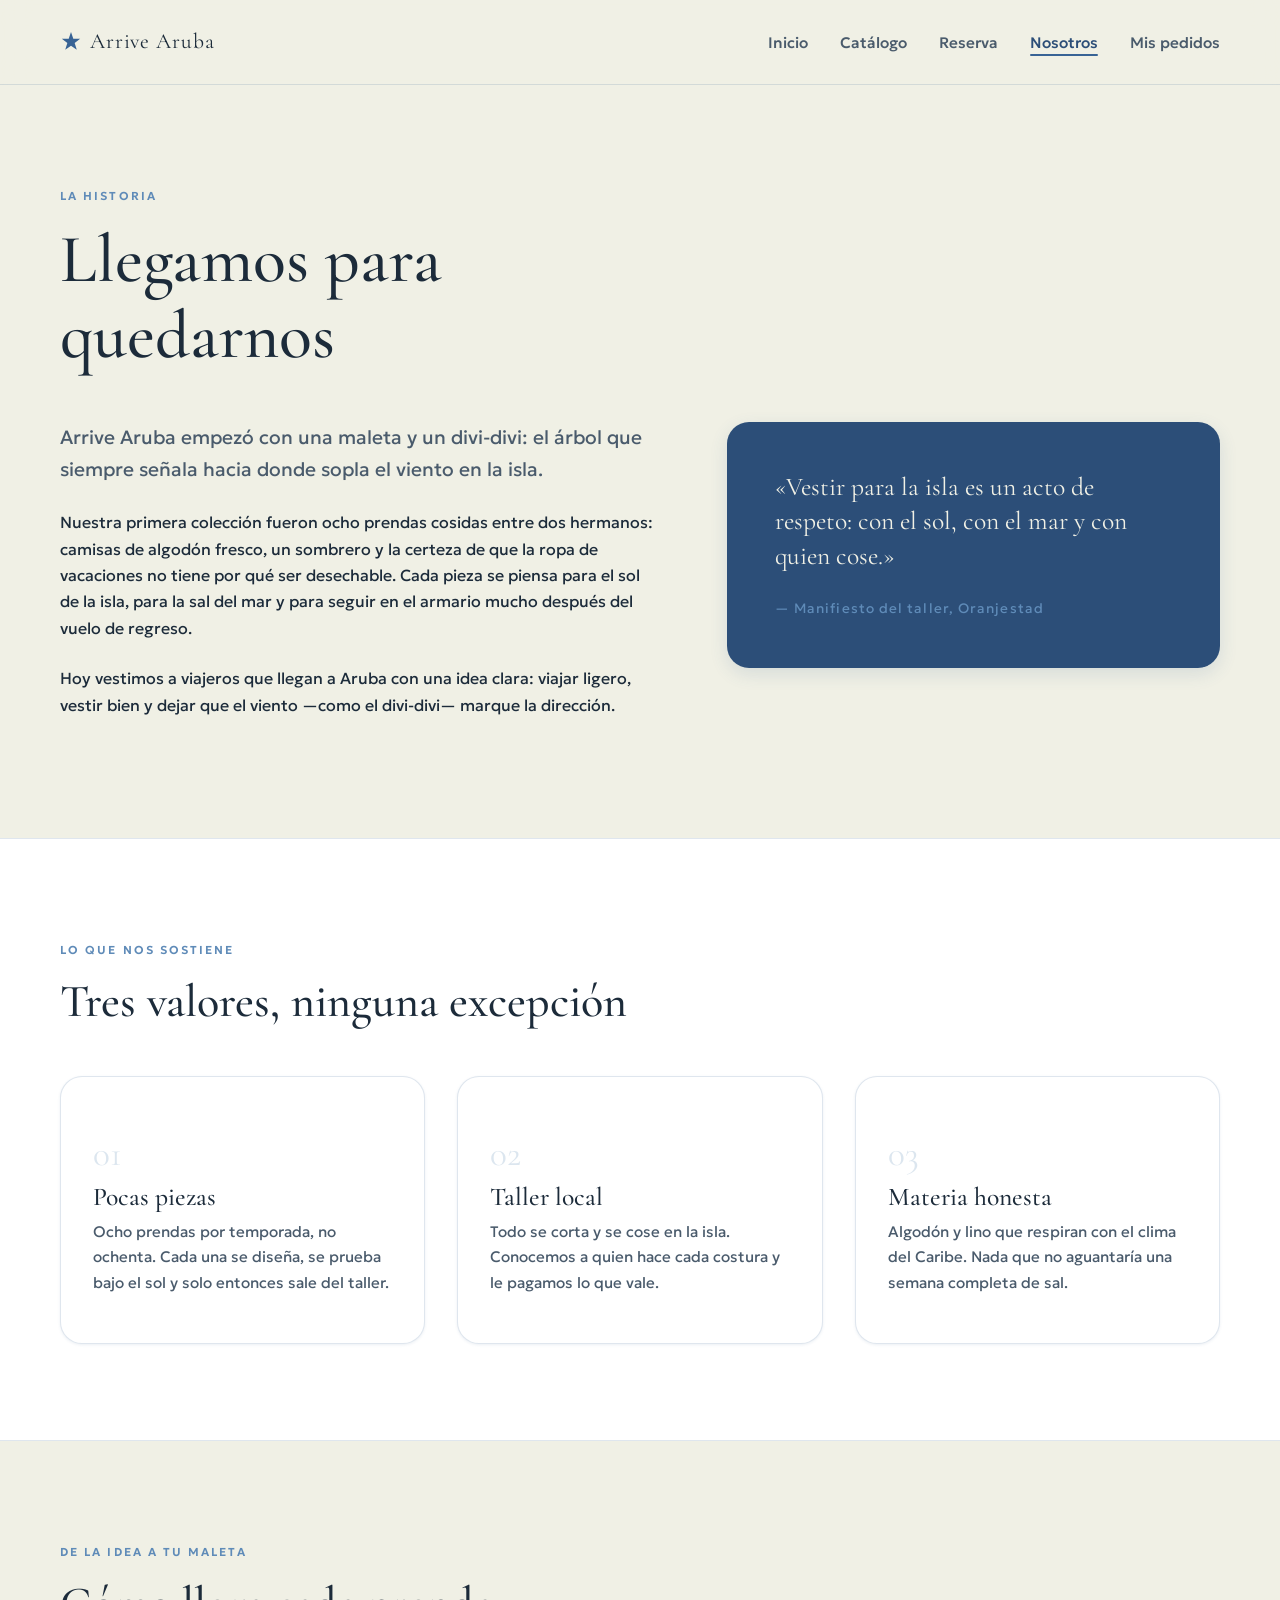
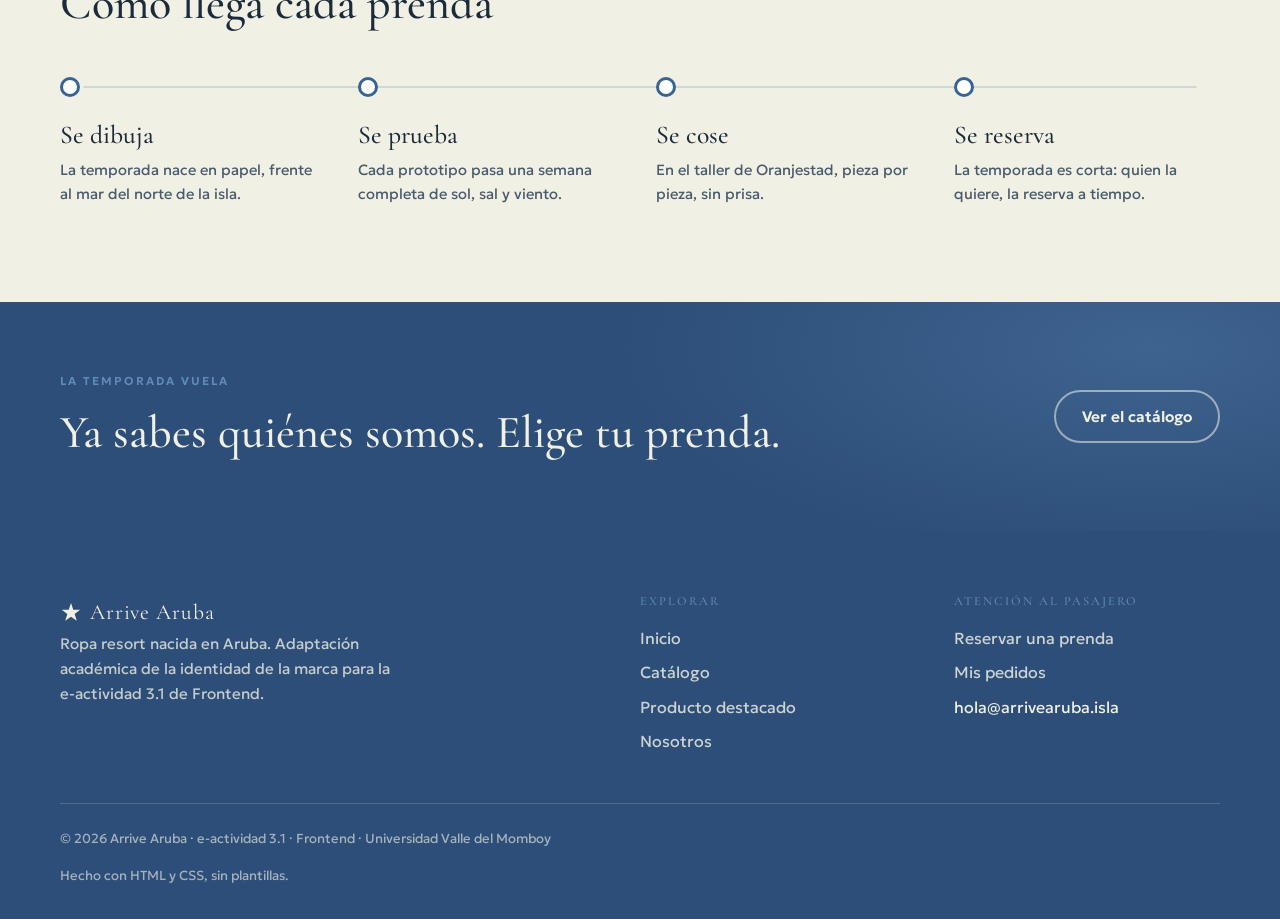
<file: nosotros.html>
<!DOCTYPE html>
<html lang="es">
<head>
  <meta charset="UTF-8">
  <meta name="viewport" content="width=device-width, initial-scale=1.0">
  <meta name="description" content="Historia, valores y proceso de Arrive Aruba, ropa resort nacida en Aruba. e-actividad 3.1.">
  <title>Nosotros · Arrive Aruba</title>

  <link rel="icon" href="data:image/svg+xml,%3Csvg%20xmlns='http://www.w3.org/2000/svg'%20viewBox='0%200%2024%2024'%3E%3Cpath%20fill='%23386395'%20d='M12%201l2.5%207.5H22l-6%204.6%202.3%207.4L12%2016l-6.3%204.5L8%2013.1%202%208.5h7.5z'/%3E%3C/svg%3E">

  <link rel="preconnect" href="https://fonts.googleapis.com">
  <link rel="preconnect" href="https://fonts.gstatic.com" crossorigin>
  <link href="https://fonts.googleapis.com/css2?family=Cormorant+Garamond:ital,wght@0,500;0,600;1,500&family=Geologica:wght@300..700&display=swap" rel="stylesheet">

  <link rel="stylesheet" href="css/base.css">
  <link rel="stylesheet" href="css/componentes.css">
  <link rel="stylesheet" href="css/nosotros.css">
</head>
<body>
  <!--
    PÁGINA NOSOTROS — historia, valores y proceso de la marca.
    Da contexto humano al marketplace y cierra con un llamado
    a reservar.
    (realizado por Martin Morfe Flores.°.)
  -->
  <a class="enlace-saltar" href="#contenido">Saltar al contenido principal</a>

  <header class="cabecera">
    <div class="contenedor cabecera__barra">
      <a class="marca" href="index.html" aria-label="Arrive Aruba — inicio">
        <svg class="marca__estrella" viewBox="0 0 24 24" aria-hidden="true">
          <path d="M12 1l2.5 7.5H22l-6 4.6 2.3 7.4L12 16l-6.3 4.5L8 13.1 2 8.5h7.5z"/>
        </svg>
        <span class="marca__nombre">Arrive Aruba</span>
      </a>
      <nav aria-label="Navegación principal">
        <ul class="navegacion__lista">
          <li><a class="navegacion__enlace" href="index.html">Inicio</a></li>
          <li><a class="navegacion__enlace" href="catalogo.html">Catálogo</a></li>
          <li><a class="navegacion__enlace" href="formulario.html">Reserva</a></li>
          <li><a class="navegacion__enlace" href="nosotros.html" aria-current="page">Nosotros</a></li>
          <li><a class="navegacion__enlace" href="historial.html">Mis pedidos</a></li>
        </ul>
      </nav>
    </div>
  </header>

  <main id="contenido">
    <!-- ==================== HISTORIA ==================== -->
    <section class="seccion" aria-labelledby="titulo-nosotros">
      <div class="contenedor">
        <div class="cabecera-seccion">
          <p class="ceja">La historia</p>
          <h1 id="titulo-nosotros">Llegamos para quedarnos</h1>
        </div>

        <div class="historia">
          <div class="historia__texto">
            <p class="introduccion">
              Arrive Aruba empezó con una maleta y un divi-divi: el árbol
              que siempre señala hacia donde sopla el viento en la isla.
            </p>
            <p>
              Nuestra primera colección fueron ocho prendas cosidas entre
              dos hermanos: camisas de algodón fresco, un sombrero y la
              certeza de que la ropa de vacaciones no tiene por qué ser
              desechable. Cada pieza se piensa para el sol de la isla,
              para la sal del mar y para seguir en el armario mucho
              después del vuelo de regreso.
            </p>
            <p>
              Hoy vestimos a viajeros que llegan a Aruba con una idea
              clara: viajar ligero, vestir bien y dejar que el viento
              —como el divi-divi— marque la dirección.
            </p>
          </div>

          <!-- Cita editorial de la marca -->
          <figure class="historia__cita">
            <blockquote>
              «Vestir para la isla es un acto de respeto: con el sol,
              con el mar y con quien cose.»
            </blockquote>
            <figcaption>— Manifiesto del taller, Oranjestad</figcaption>
          </figure>
        </div>
      </div>
    </section>

    <!-- ==================== VALORES ==================== -->
    <section class="seccion banda-blanca" aria-labelledby="titulo-valores">
      <div class="contenedor">
        <div class="cabecera-seccion">
          <p class="ceja">Lo que nos sostiene</p>
          <h2 id="titulo-valores">Tres valores, ninguna excepción</h2>
        </div>

        <ul class="valores">
          <li class="valor">
            <span class="valor__numero" aria-hidden="true">01</span>
            <h3>Pocas piezas</h3>
            <p>
              Ocho prendas por temporada, no ochenta. Cada una se diseña,
              se prueba bajo el sol y solo entonces sale del taller.
            </p>
          </li>
          <li class="valor">
            <span class="valor__numero" aria-hidden="true">02</span>
            <h3>Taller local</h3>
            <p>
              Todo se corta y se cose en la isla. Conocemos a quien
              hace cada costura y le pagamos lo que vale.
            </p>
          </li>
          <li class="valor">
            <span class="valor__numero" aria-hidden="true">03</span>
            <h3>Materia honesta</h3>
            <p>
              Algodón y lino que respiran con el clima del Caribe.
              Nada que no aguantaría una semana completa de sal.
            </p>
          </li>
        </ul>
      </div>
    </section>

    <!-- ==================== PROCESO ==================== -->
    <section class="seccion" aria-labelledby="titulo-proceso">
      <div class="contenedor">
        <div class="cabecera-seccion">
          <p class="ceja">De la idea a tu maleta</p>
          <h2 id="titulo-proceso">Cómo llega cada prenda</h2>
        </div>

        <ol class="proceso">
          <li class="proceso__paso">
            <span class="proceso__hito"></span>
            <h3>Se dibuja</h3>
            <p>La temporada nace en papel, frente al mar del norte de la isla.</p>
          </li>
          <li class="proceso__paso">
            <span class="proceso__hito"></span>
            <h3>Se prueba</h3>
            <p>Cada prototipo pasa una semana completa de sol, sal y viento.</p>
          </li>
          <li class="proceso__paso">
            <span class="proceso__hito"></span>
            <h3>Se cose</h3>
            <p>En el taller de Oranjestad, pieza por pieza, sin prisa.</p>
          </li>
          <li class="proceso__paso">
            <span class="proceso__hito"></span>
            <h3>Se reserva</h3>
            <p>La temporada es corta: quien la quiere, la reserva a tiempo.</p>
          </li>
        </ol>
      </div>
    </section>

    <!-- ==================== LLAMADO ==================== -->
    <section class="llamado" aria-labelledby="titulo-llamado-nosotros">
      <div class="contenedor llamado__caja">
        <div>
          <p class="ceja llamado__ceja">La temporada vuela</p>
          <h2 id="titulo-llamado-nosotros">Ya sabes quiénes somos. Elige tu prenda.</h2>
        </div>
        <a class="boton boton--claro" href="catalogo.html">Ver el catálogo</a>
      </div>
    </section>
  </main>

  <footer class="pie">
    <div class="contenedor">
      <div class="pie__rejilla">
        <div class="pie__marca">
          <a class="marca" href="index.html">
            <svg class="marca__estrella" viewBox="0 0 24 24" aria-hidden="true">
              <path d="M12 1l2.5 7.5H22l-6 4.6 2.3 7.4L12 16l-6.3 4.5L8 13.1 2 8.5h7.5z"/>
            </svg>
            <span class="marca__nombre">Arrive Aruba</span>
          </a>
          <p class="pie__texto">
            Ropa resort nacida en Aruba. Adaptación académica de la identidad
            de la marca para la e-actividad 3.1 de Frontend.
          </p>
        </div>
        <div>
          <h2 class="pie__titulo">Explorar</h2>
          <ul class="pie__lista">
            <li><a href="index.html">Inicio</a></li>
            <li><a href="catalogo.html">Catálogo</a></li>
            <li><a href="producto.html">Producto destacado</a></li>
            <li><a href="nosotros.html">Nosotros</a></li>
          </ul>
        </div>
        <div>
          <h2 class="pie__titulo">Atención al pasajero</h2>
          <ul class="pie__lista">
            <li><a href="formulario.html">Reservar una prenda</a></li>
            <li><a href="historial.html">Mis pedidos</a></li>
            <li>hola@arrivearuba.isla</li>
          </ul>
        </div>
      </div>
      <p class="pie__legal">
        <span>© 2026 Arrive Aruba · e-actividad 3.1 · Frontend · Universidad Valle del Momboy</span>
        <span>Hecho con HTML y CSS, sin plantillas.</span>
      </p>
    </div>
  </footer>
</body>
</html>
</file>
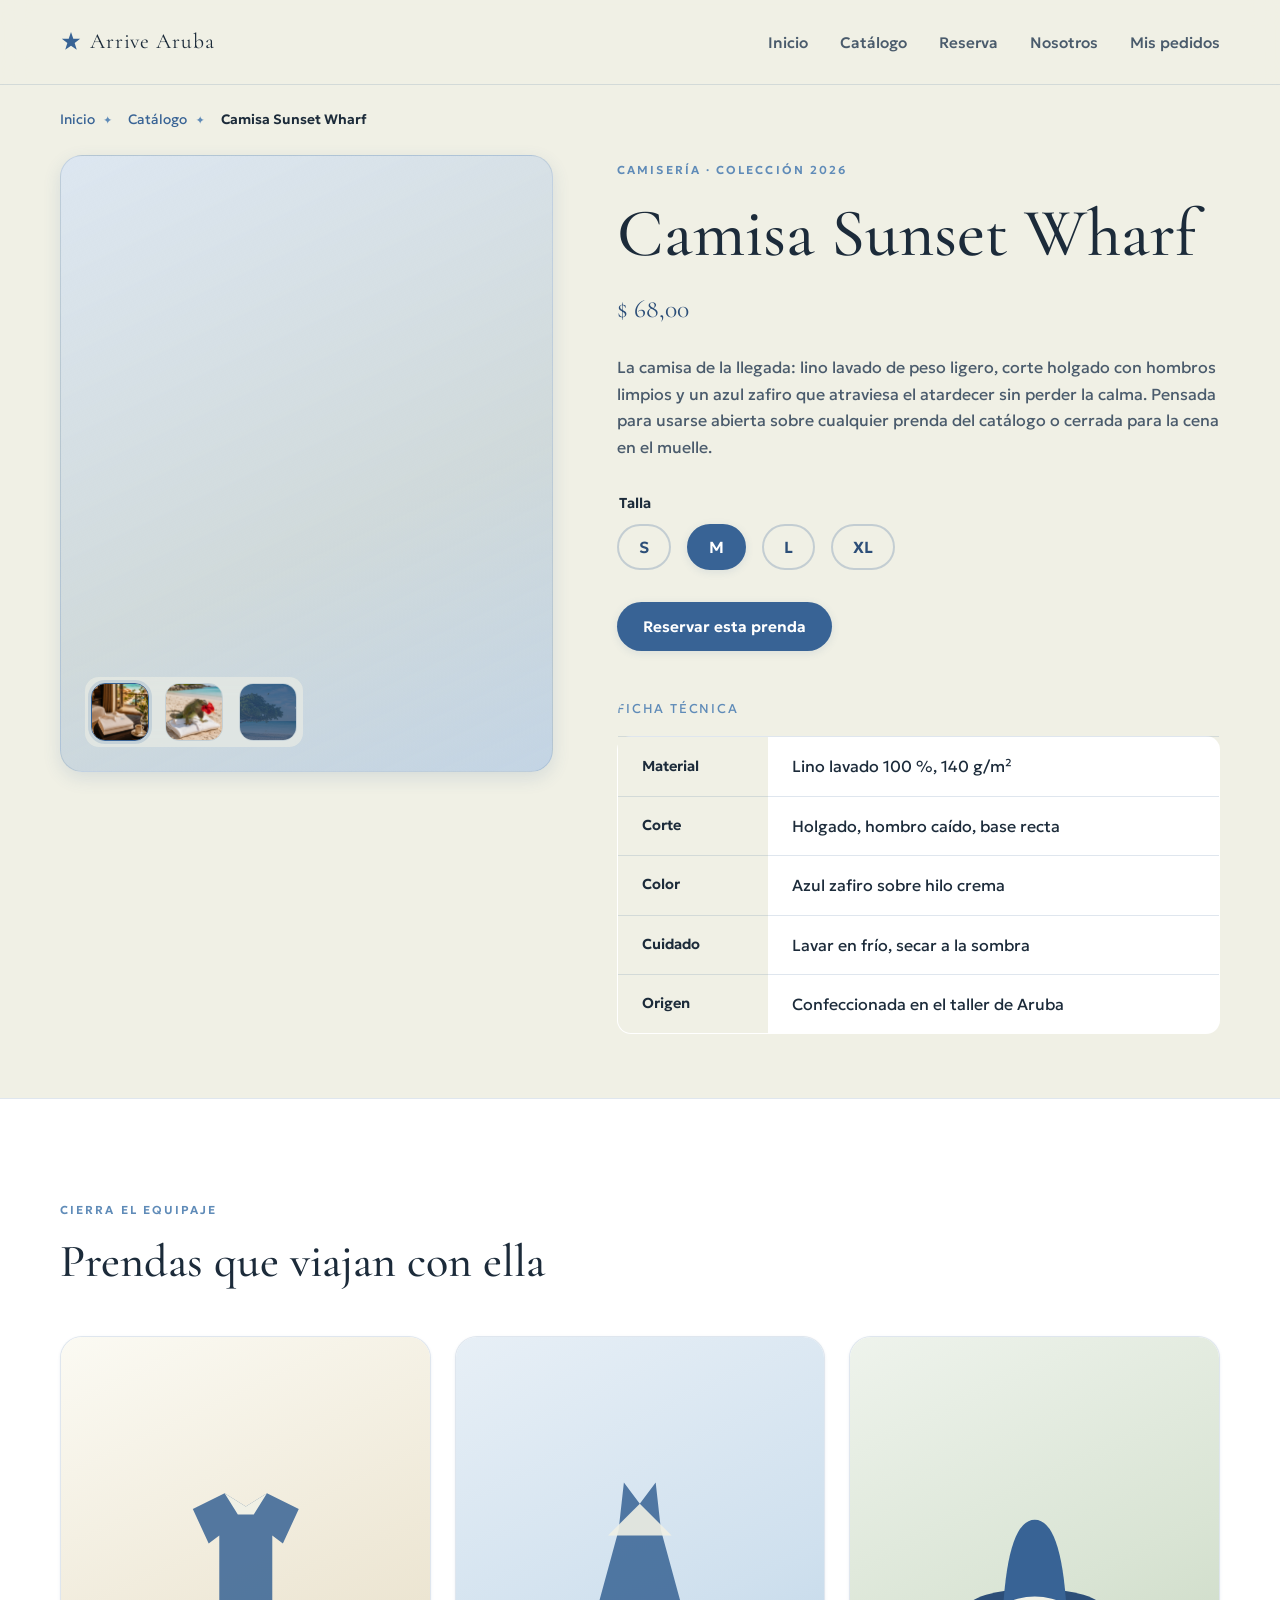
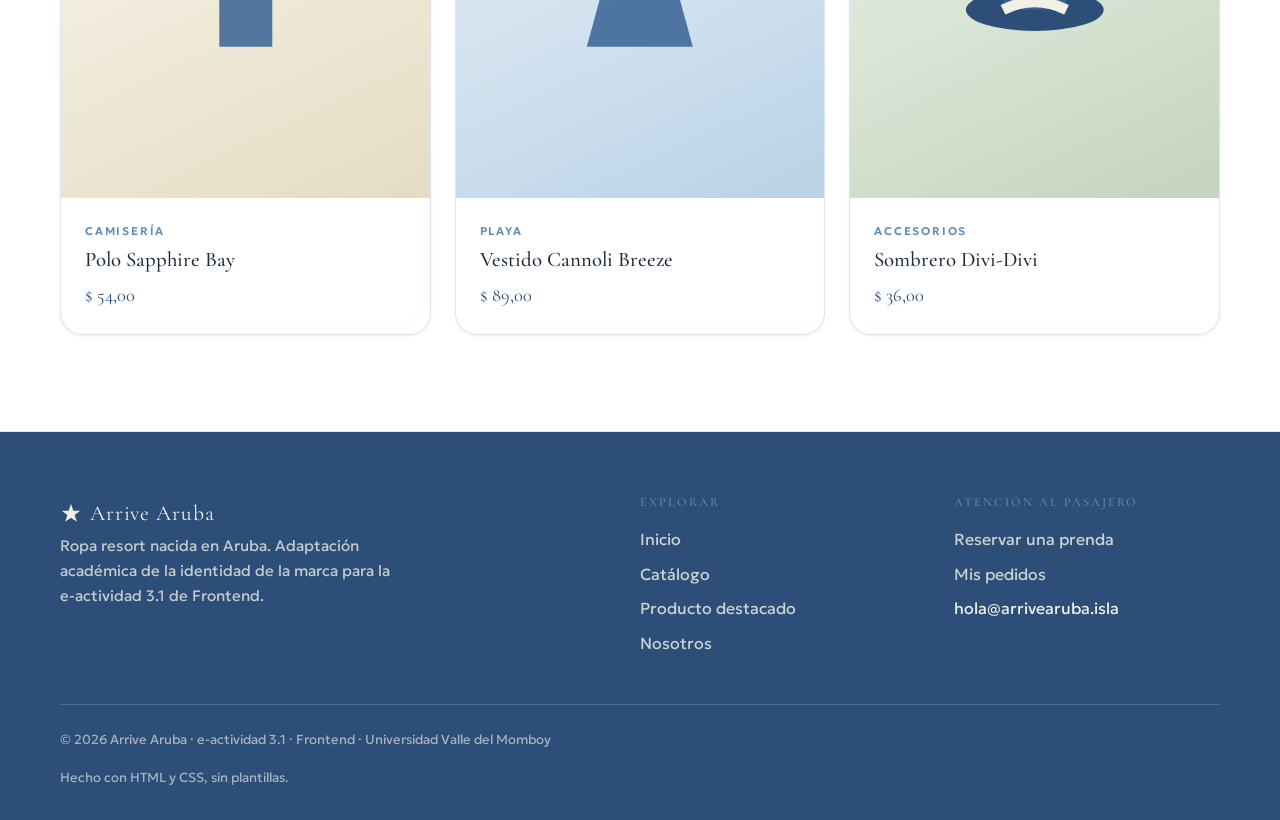
<file: producto.html>
<!DOCTYPE html>
<html lang="es">
<head>
  <meta charset="UTF-8">
  <meta name="viewport" content="width=device-width, initial-scale=1.0">
  <meta name="description" content="Ficha de la Camisa Sunset Wharf de Arrive Aruba: materialidad, tallas y reserva directa. e-actividad 3.1.">
  <title>Camisa Sunset Wharf · Arrive Aruba</title>

  <link rel="icon" href="data:image/svg+xml,%3Csvg%20xmlns='http://www.w3.org/2000/svg'%20viewBox='0%200%2024%2024'%3E%3Cpath%20fill='%23386395'%20d='M12%201l2.5%207.5H22l-6%204.6%202.3%207.4L12%2016l-6.3%204.5L8%2013.1%202%208.5h7.5z'/%3E%3C/svg%3E">

  <link rel="preconnect" href="https://fonts.googleapis.com">
  <link rel="preconnect" href="https://fonts.gstatic.com" crossorigin>
  <link href="https://fonts.googleapis.com/css2?family=Cormorant+Garamond:ital,wght@0,500;0,600;1,500&family=Geologica:wght@300..700&display=swap" rel="stylesheet">

  <link rel="stylesheet" href="css/base.css">
  <link rel="stylesheet" href="css/componentes.css">
  <link rel="stylesheet" href="css/producto.css">
</head>
<body>
  <!--
    PÁGINA DE PRODUCTO — ficha de la prenda destacada
    (realizado por Martin Alejandro Morfe Carballo)
  -->
  <a class="enlace-saltar" href="#contenido">Saltar al contenido principal</a>

  <header class="cabecera">
    <div class="contenedor cabecera__barra">
      <a class="marca" href="index.html" aria-label="Arrive Aruba — inicio">
        <svg class="marca__estrella" viewBox="0 0 24 24" aria-hidden="true">
          <path d="M12 1l2.5 7.5H22l-6 4.6 2.3 7.4L12 16l-6.3 4.5L8 13.1 2 8.5h7.5z"/>
        </svg>
        <span class="marca__nombre">Arrive Aruba</span>
      </a>
      <nav aria-label="Navegación principal">
        <ul class="navegacion__lista">
          <li><a class="navegacion__enlace" href="index.html">Inicio</a></li>
          <li><a class="navegacion__enlace" href="catalogo.html">Catálogo</a></li>
          <li><a class="navegacion__enlace" href="formulario.html">Reserva</a></li>
          <li><a class="navegacion__enlace" href="nosotros.html">Nosotros</a></li>
          <li><a class="navegacion__enlace" href="historial.html">Mis pedidos</a></li>
        </ul>
      </nav>
    </div>
  </header>

  <main id="contenido">

    <!-- ====================== MIGAS ====================== -->
    <!-- Migas de pan: orientación dentro del catálogo -->
    <nav class="contenedor migas" aria-label="Migas de pan">
      <ol role="list">
        <li><a href="index.html">Inicio</a></li>
        <li><a href="catalogo.html">Catálogo</a></li>
        <li aria-current="page">Camisa Sunset Wharf</li>
      </ol>
    </nav>

    <!-- ====================== FICHA DEL PRODUCTO ====================== -->
    <section class="contenedor producto" aria-labelledby="titulo-producto">
      <div class="producto__rejilla">

        <!-- Panel visual: la colección en contexto, tres vistas del
             editorial de la marca. El visor cambia de vista con
             :checked — una galería que funciona entera sin JavaScript. -->
        <figure class="producto__panel tono-zafiro">
          <input class="producto__visor" type="radio" name="visor" id="visor-1" checked>
          <input class="producto__visor" type="radio" name="visor" id="visor-2">
          <input class="producto__visor" type="radio" name="visor" id="visor-3">

          <div class="producto__vistas">
            <img class="producto__foto" src="assets/img/sunset-01.jpg"
                 alt="Editorial de la colección: el resort bajo la luz de la isla">
            <img class="producto__foto" src="assets/img/sunset-02.jpg"
                 alt="Editorial de la colección junto al mar">
            <img class="producto__foto" src="assets/img/sunset-03.jpg"
                 alt="El lema de la marca sobre el paisaje de la isla">
          </div>

          <div class="producto__pulgar" role="group" aria-label="Vistas del editorial">
            <label for="visor-1"><img src="assets/img/sunset-01.jpg" alt="Ver el editorial del resort"></label>
            <label for="visor-2"><img src="assets/img/sunset-02.jpg" alt="Ver el editorial de la playa"></label>
            <label for="visor-3"><img src="assets/img/sunset-03.jpg" alt="Ver el banner de la isla"></label>
          </div>
          <figcaption class="solo-lectores">La colección en su contexto — editorial de la marca</figcaption>
        </figure>

        <!-- Panel de información -->
        <div class="producto__info">
          <p class="ceja">Camisería · Colección 2026</p>
          <h1 id="titulo-producto">Camisa Sunset Wharf</h1>
          <p class="producto__precio">$ 68,00</p>

          <p class="producto__descripcion">
            La camisa de la llegada: lino lavado de peso ligero, corte holgado
            con hombros limpios y un azul zafiro que atraviesa el atardecer
            sin perder la calma. Pensada para usarse abierta sobre cualquier
            prenda del catálogo o cerrada para la cena en el muelle.
          </p>

          <!-- Selector de talla: botones radiales estilizados -->
          <fieldset class="producto__tallas">
            <legend class="campo__etiqueta">Talla</legend>
            <div class="opciones">
              <span class="opciones__opcion">
                <input class="opciones__entrada" type="radio" name="talla" id="talla-s" value="S">
                <label class="opciones__pastilla" for="talla-s">S</label>
              </span>
              <span class="opciones__opcion">
                <input class="opciones__entrada" type="radio" name="talla" id="talla-m" value="M" checked>
                <label class="opciones__pastilla" for="talla-m">M</label>
              </span>
              <span class="opciones__opcion">
                <input class="opciones__entrada" type="radio" name="talla" id="talla-l" value="L">
                <label class="opciones__pastilla" for="talla-l">L</label>
              </span>
              <span class="opciones__opcion">
                <input class="opciones__entrada" type="radio" name="talla" id="talla-xl" value="XL">
                <label class="opciones__pastilla" for="talla-xl">XL</label>
              </span>
            </div>
          </fieldset>

          <!-- El enlace pasa la prenda por URL para precargarla en el formulario -->
          <a class="boton boton--primario producto__reservar"
             href="formulario.html?prenda=Camisa%20Sunset%20Wharf">
            Reservar esta prenda
          </a>

          <!-- Ficha técnica: tabla con los datos reales de la prenda -->
          <table class="tabla producto__ficha">
            <caption>Ficha técnica</caption>
            <tbody>
              <tr>
                <th scope="row">Material</th>
                <td>Lino lavado 100 %, 140 g/m²</td>
              </tr>
              <tr>
                <th scope="row">Corte</th>
                <td>Holgado, hombro caído, base recta</td>
              </tr>
              <tr>
                <th scope="row">Color</th>
                <td>Azul zafiro sobre hilo crema</td>
              </tr>
              <tr>
                <th scope="row">Cuidado</th>
                <td>Lavar en frío, secar a la sombra</td>
              </tr>
              <tr>
                <th scope="row">Origen</th>
                <td>Confeccionada en el taller de Aruba</td>
              </tr>
            </tbody>
          </table>
        </div>
      </div>
    </section>

    <!-- ====================== PRENDAS RELACIONADAS ====================== -->
    <section class="seccion banda-blanca" aria-labelledby="titulo-relacionadas">
      <div class="contenedor">
        <div class="cabecera-seccion">
          <p class="ceja">Cierra el equipaje</p>
          <h2 id="titulo-relacionadas">Prendas que viajan con ella</h2>
        </div>

        <div class="rejilla-productos rejilla-productos--tres">
          <article class="tarjeta">
            <a class="tarjeta__enlace" href="catalogo.html" aria-label="Ver el catálogo">
              <div class="tarjeta__figura tono-crema">
                <svg viewBox="0 0 64 72" aria-hidden="true">
                  <path d="M24 8 L32 13 L40 8 L52 14 L46 27 L42 24 V66 H22 V24 L18 27 L12 14 Z"
                        fill="#386395" opacity="0.85"/>
                  <path d="M24 8 L32 13 L40 8 L35 16 H29 Z" fill="#f0f0e5"/>
                </svg>
              </div>
            </a>
            <div class="tarjeta__cuerpo">
              <p class="tarjeta__categoria">Camisería</p>
              <h3 class="tarjeta__nombre">Polo Sapphire Bay</h3>
              <p class="tarjeta__precio">$ 54,00</p>
            </div>
          </article>

          <article class="tarjeta">
            <a class="tarjeta__enlace" href="catalogo.html" aria-label="Ver el catálogo">
              <div class="tarjeta__figura tono-lago">
                <svg viewBox="0 0 64 72" aria-hidden="true">
                  <path d="M26 4 L32 12 L38 4 L40 22 L52 66 H12 L24 22 Z"
                        fill="#386395" opacity="0.85"/>
                  <path d="M32 12 L44 24 H20 Z" fill="#f0f0e5" opacity="0.9"/>
                </svg>
              </div>
            </a>
            <div class="tarjeta__cuerpo">
              <p class="tarjeta__categoria">Playa</p>
              <h3 class="tarjeta__nombre">Vestido Cannoli Breeze</h3>
              <p class="tarjeta__precio">$ 89,00</p>
            </div>
          </article>

          <article class="tarjeta">
            <a class="tarjeta__enlace" href="catalogo.html" aria-label="Ver el catálogo">
              <div class="tarjeta__figura tono-verde">
                <svg viewBox="0 0 64 72" aria-hidden="true">
                  <ellipse cx="32" cy="52" rx="26" ry="8" fill="#2c4e78"/>
                  <path d="M20 52 Q22 18 32 18 Q42 18 44 52 Z" fill="#386395"/>
                  <path d="M20 52 Q32 46 44 52" stroke="#f0f0e5" stroke-width="4" fill="none"/>
                </svg>
              </div>
            </a>
            <div class="tarjeta__cuerpo">
              <p class="tarjeta__categoria">Accesorios</p>
              <h3 class="tarjeta__nombre">Sombrero Divi-Divi</h3>
              <p class="tarjeta__precio">$ 36,00</p>
            </div>
          </article>
        </div>
      </div>
    </section>
  </main>

  <footer class="pie">
    <div class="contenedor">
      <div class="pie__rejilla">
        <div class="pie__marca">
          <a class="marca" href="index.html">
            <svg class="marca__estrella" viewBox="0 0 24 24" aria-hidden="true">
              <path d="M12 1l2.5 7.5H22l-6 4.6 2.3 7.4L12 16l-6.3 4.5L8 13.1 2 8.5h7.5z"/>
            </svg>
            <span class="marca__nombre">Arrive Aruba</span>
          </a>
          <p class="pie__texto">
            Ropa resort nacida en Aruba. Adaptación académica de la identidad
            de la marca para la e-actividad 3.1 de Frontend.
          </p>
        </div>
        <div>
          <h2 class="pie__titulo">Explorar</h2>
          <ul class="pie__lista">
            <li><a href="index.html">Inicio</a></li>
            <li><a href="catalogo.html">Catálogo</a></li>
            <li><a href="producto.html">Producto destacado</a></li>
            <li><a href="nosotros.html">Nosotros</a></li>
          </ul>
        </div>
        <div>
          <h2 class="pie__titulo">Atención al pasajero</h2>
          <ul class="pie__lista">
            <li><a href="formulario.html">Reservar una prenda</a></li>
            <li><a href="historial.html">Mis pedidos</a></li>
            <li>hola@arrivearuba.isla</li>
          </ul>
        </div>
      </div>
      <p class="pie__legal">
        <span>© 2026 Arrive Aruba · e-actividad 3.1 · Frontend · Universidad Valle del Momboy</span>
        <span>Hecho con HTML y CSS, sin plantillas.</span>
      </p>
    </div>
  </footer>
</body>
</html>
</file>
<file: css/base.css>
/* ============================================================
   ARRIVE ARUBA · Marketplace — e-actividad 3.1
   Diseño web con HTML & CSS
   ------------------------------------------------------------
   css/base.css · Sistema de diseño: tokens, reset y tipografía
   (realizado por Martin Alejandro Morfe Carballo)
   ============================================================ */

/* ------------------------------------------------------------
   1 · TOKENS DE DISEÑO (custom properties)
   Paleta y valores tomados del sistema de identidad de la
   marca Arrive Aruba, proyecto propio del autor.
   ------------------------------------------------------------ */
:root {
  /* — Colores de marca — */
  --azul-zafiro: #386395;        /* color primario de la marca */
  --azul-zafiro-profundo: #2c4e78;
  --azul-lago: #5f8bb8;          /* color secundario */
  --azul-niebla: rgba(95, 139, 184, 0.22);
  --crema-cannoli: #f0f0e5;      /* superficie neutra principal */
  --blanco-superficie: #ffffff;

  /* — Tinta de texto (zafiro oscurecido: nunca negro puro) — */
  --tinta: #1c2b3a;
  --tinta-suave: #4a5b6c;

  /* — Acentos de temporada (solo detalles, nunca dominantes) — */
  --naranja-mock: #f5a169;
  --verde-justo: #92af88;

  /* — Roles semánticos — */
  --color-fondo: var(--crema-cannoli);
  --color-superficie: var(--blanco-superficie);
  --color-primario: var(--azul-zafiro);
  --color-enlace: var(--azul-zafiro);
  --color-exito: #6f8f66;
  --color-error: #b4552f;

  /* — Espaciado (ritmo base de 8 px) — */
  --espacio-1: 8px;
  --espacio-2: 16px;
  --espacio-3: 24px;
  --espacio-4: 32px;
  --espacio-5: 48px;
  --espacio-6: 64px;
  --espacio-7: 96px;

  /* — Radios de borde — */
  --radio-md: 14px;
  --radio-lg: 22px;
  --radio-pill: 999px;

  /* — Bordes — */
  --borde-fino: 1px solid rgba(56, 99, 149, 0.16);
  --borde-medio: 2px solid rgba(56, 99, 149, 0.24);

  /* — Sombras (elevación teñida de zafiro, nunca negra) — */
  --sombra-xs: 0 1px 3px rgba(56, 99, 149, 0.10);
  --sombra-sm: 0 2px 8px rgba(56, 99, 149, 0.12);
  --sombra-md: 0 6px 18px rgba(56, 99, 149, 0.14);
  --sombra-lg: 0 14px 34px rgba(56, 99, 149, 0.18);
  --sombra-hover: 0 18px 40px rgba(56, 99, 149, 0.22);

  /* — Movimiento (calmo y seguro, ease-out) — */
  --duracion-rapida: 160ms;
  --duracion-media: 280ms;
  --duracion-lenta: 520ms;
  --curva-suave: cubic-bezier(0.22, 0.61, 0.36, 1);

  /* — Tipografía (equivalentes libres de las fuentes de marca) — */
  --fuente-texto: "Geologica", system-ui, -apple-system, "Segoe UI", sans-serif;
  --fuente-editorial: "Cormorant Garamond", "Times New Roman", Georgia, serif;
}

/* ------------------------------------------------------------
   2 · RESET (normalización entre navegadores)
   ------------------------------------------------------------ */
*,
*::before,
*::after {
  box-sizing: border-box;   /* el padding nunca rompe el ancho calculado */
}

* { margin: 0; }

html { scroll-behavior: smooth; }

body {
  min-height: 100vh;
  background-color: var(--color-fondo);
  color: var(--tinta);
  font-family: var(--fuente-texto);
  font-size: 1rem;
  line-height: 1.65;
  -webkit-font-smoothing: antialiased;
  text-rendering: optimizeLegibility;
}

img, svg, video {
  display: block;
  max-width: 100%;
  height: auto;
}

input, button, textarea, select {
  font: inherit;
  color: inherit;
}

button { cursor: pointer; }

/* ------------------------------------------------------------
   3 · TIPOGRAFÍA BASE
   ------------------------------------------------------------ */
h1, h2, h3, h4 {
  font-family: var(--fuente-editorial);
  font-weight: 500;
  line-height: 1.12;
  color: var(--tinta);
  text-wrap: balance;
}

h1 { font-size: clamp(2.6rem, 5.5vw, 4.25rem); }
h2 { font-size: clamp(2rem, 3.6vw, 3rem); }
h3 { font-size: clamp(1.25rem, 2vw, 1.6rem); }
h4 { font-size: 1.05rem; }

p { max-width: 68ch; }

a {
  color: var(--color-enlace);
  text-decoration-thickness: 1px;
  text-underline-offset: 3px;
  transition: color var(--duracion-rapida) var(--curva-suave);
}

a:hover { color: var(--azul-zafiro-profundo); }

/* Ceja / etiqueta superior: mayúsculas espaciadas, voz de marca */
.ceja {
  display: inline-block;
  font-size: 0.72rem;
  font-weight: 600;
  letter-spacing: 0.18em;
  text-transform: uppercase;
  color: var(--azul-lago);
  margin-bottom: var(--espacio-2);
}

/* Párrafo introductorio amplio */
.introduccion {
  font-size: clamp(1.05rem, 1.5vw, 1.25rem);
  color: var(--tinta-suave);
  max-width: 56ch;
}

/* Estrella de la marca como puntuación editorial */
.estrella { color: var(--naranja-mock); }

/* ------------------------------------------------------------
   4 · UTILIDADES DE MAQUETA
   ------------------------------------------------------------ */
.contenedor {
  width: min(100% - 2rem, 1160px);
  margin-inline: auto;
}

.seccion { padding-block: var(--espacio-7); }

/* Los destinos de enlaces internos respiran por debajo de la
   cabecera fija: sin este margen, el ancla queda escondida
   detrás de la barra sticky. */
main,
[id] {
  scroll-margin-top: 88px;
}

/* Bandas alternas para el ritmo vertical de la página */
.banda-blanca {
  background-color: var(--color-superficie);
  border-block: var(--borde-fino);
}

/* Encabezado de sección reutilizable */
.cabecera-seccion {
  max-width: 640px;
  margin-bottom: var(--espacio-5);
}

.cabecera-seccion--centrada {
  margin-inline: auto;
  text-align: center;
}

/* Contenido solo para lectores de pantalla (accesibilidad) */
.solo-lectores {
  position: absolute;
  width: 1px;
  height: 1px;
  margin: -1px;
  overflow: hidden;
  clip: rect(0 0 0 0);
  white-space: nowrap;
}

/* Enlace para saltar la navegación (accesibilidad) */
.enlace-saltar {
  position: absolute;
  top: -100%;
  left: var(--espacio-2);
  z-index: 100;
  padding: var(--espacio-2) var(--espacio-3);
  background: var(--azul-zafiro);
  color: #fff;
  border-radius: var(--radio-md);
  text-decoration: none;
}

.enlace-saltar:focus { top: var(--espacio-2); }

/* ------------------------------------------------------------
   5 · DETALLES DE ESTADO Y FOCO
   ------------------------------------------------------------ */
:focus-visible {
  outline: 3px solid var(--azul-lago);
  outline-offset: 2px;
}

::selection {
  background: var(--azul-zafiro);
  color: var(--blanco-superficie);
}

/* Respeto la preferencia de movimiento reducido */
@media (prefers-reduced-motion: reduce) {
  *,
  *::before,
  *::after {
    animation-duration: 0.01ms !important;
    animation-iteration-count: 1 !important;
    transition-duration: 0.01ms !important;
    scroll-behavior: auto !important;
  }
}
</file>
<file: css/componentes.css>
/* ============================================================
   ARRIVE ARUBA · Marketplace — e-actividad 3.1
   ------------------------------------------------------------
   css/componentes.css · Componentes compartidos del sitio:
   cabecera, navegación, pie, botones, tarjetas, chips,
   campos de formulario, tablas, mensajes de estado,
   rejilla de productos y llamado final.
   (realizado por Martin Alejandro Morfe Carballo)
   ============================================================ */

/* ============================================================
   1 · CABECERA Y NAVEGACIÓN
   ============================================================ */

/* Cabecera fija con desenfoque del fondo (backdrop-filter):
   la página se siente liviana y el usuario nunca pierde el menú. */
.cabecera {
  position: sticky;
  top: 0;
  z-index: 50;
  background: rgba(240, 240, 229, 0.86);
  -webkit-backdrop-filter: blur(14px);
  backdrop-filter: blur(14px);
  border-bottom: var(--borde-fino);
}

.cabecera__barra {
  display: flex;
  align-items: center;
  justify-content: space-between;
  gap: var(--espacio-4);
  padding-block: var(--espacio-3);
}

/* Marca: estrella de la marca + logotipo tipográfico */
.marca {
  display: inline-flex;
  align-items: center;
  gap: var(--espacio-1);
  text-decoration: none;
  color: var(--tinta);
}

.marca__estrella {
  width: 22px;
  height: 22px;
  fill: var(--azul-zafiro);
  transition: transform var(--duracion-media) var(--curva-suave);
}

.marca:hover .marca__estrella { transform: rotate(72deg); }

.marca__nombre {
  font-family: var(--fuente-editorial);
  font-size: 1.35rem;
  letter-spacing: 0.04em;
}

/* Navegación principal */
.navegacion__lista {
  display: flex;
  flex-wrap: wrap;
  gap: var(--espacio-4);
  margin: 0;
  padding: 0;
  list-style: none;
}

.navegacion__enlace {
  position: relative;
  text-decoration: none;
  color: var(--tinta-suave);
  font-size: 0.95rem;
  font-weight: 500;
  padding-block: 4px;
}

/* Subrayado animado: crece desde el centro al pasar el cursor */
.navegacion__enlace::after {
  content: "";
  position: absolute;
  left: 50%;
  bottom: 0;
  width: 0;
  height: 2px;
  border-radius: var(--radio-pill);
  background: var(--azul-zafiro);
  transform: translateX(-50%);
  transition: width var(--duracion-media) var(--curva-suave);
}

.navegacion__enlace:hover::after,
.navegacion__enlace[aria-current="page"]::after {
  width: 100%;
}

.navegacion__enlace[aria-current="page"] { color: var(--azul-zafiro-profundo); }

/* ============================================================
   2 · BOTONES
   ============================================================ */
.boton {
  display: inline-flex;
  align-items: center;
  justify-content: center;
  gap: var(--espacio-1);
  padding: 12px 26px;
  border: none;
  border-radius: var(--radio-pill);
  font-weight: 600;
  font-size: 0.95rem;
  text-decoration: none;
  cursor: pointer;
  transition:
    transform var(--duracion-media) var(--curva-suave),
    box-shadow var(--duracion-media) var(--curva-suave),
    background-color var(--duracion-media) var(--curva-suave);
}

.boton:active { transform: translateY(0) scale(0.98); }

/* Primario: zafiro pleno con elevación al hacer hover */
.boton--primario {
  background: var(--azul-zafiro);
  color: var(--blanco-superficie);
  box-shadow: var(--sombra-sm);
}

.boton--primario:hover {
  background: var(--azul-zafiro-profundo);
  transform: translateY(-2px);
  box-shadow: var(--sombra-md);
}

/* Secundario: contorno zafiro, transparente sobre fondos claros */
.boton--secundario {
  background: transparent;
  color: var(--azul-zafiro-profundo);
  border: var(--borde-medio);
}

.boton--secundario:hover {
  background: var(--azul-niebla);
  transform: translateY(-2px);
}

/* Claro: para colocar sobre superficies oscuras (pie, hero oscuro) */
.boton--claro {
  background: transparent;
  color: var(--crema-cannoli);
  border: 2px solid rgba(240, 240, 229, 0.55);
}

.boton--claro:hover {
  background: rgba(240, 240, 229, 0.12);
  border-color: var(--crema-cannoli);
  transform: translateY(-2px);
}

/* ============================================================
   3 · TARJETAS
   ============================================================ */

/* Tarjeta base: elevación calma al hacer hover (sin brusquedad) */
.tarjeta {
  display: flex;
  flex-direction: column;
  background: var(--color-superficie);
  border: var(--borde-fino);
  border-radius: var(--radio-lg);
  box-shadow: var(--sombra-xs);
  overflow: hidden;
  transition:
    transform var(--duracion-media) var(--curva-suave),
    box-shadow var(--duracion-media) var(--curva-suave),
    border-color var(--duracion-media) var(--curva-suave);
}

.tarjeta:hover {
  transform: translateY(-6px);
  box-shadow: var(--sombra-hover);
  border-color: rgba(56, 99, 149, 0.32);
}

/* Figura de la tarjeta: azulejo con degradado de la paleta */
.tarjeta__figura {
  position: relative;
  aspect-ratio: 4 / 5;
  display: grid;
  place-items: center;
  overflow: hidden;
}

/* Tonos de azulejo (degradados construidos solo con la paleta) */
.tono-zafiro  { background: linear-gradient(155deg, #dce6f0 0%, var(--azul-niebla) 60%, #c3d4e4 100%); }
.tono-crema   { background: linear-gradient(155deg, #fbfaf3 0%, #efe9d8 55%, #e5dcc4 100%); }
.tono-lago    { background: linear-gradient(155deg, #e7eff6 0%, #cfe0ee 60%, #b9d2e6 100%); }
.tono-naranja { background: linear-gradient(155deg, #fdf0e2 0%, #f8dcc2 55%, #f2c9a3 100%); }
.tono-verde   { background: linear-gradient(155deg, #eef3ec 0%, #d9e4d4 55%, #c4d4bd 100%); }

/* La ilustración interior respira suavemente al pasar el cursor */
.tarjeta__figura svg {
  width: 46%;
  height: auto;
  transition: transform var(--duracion-lenta) var(--curva-suave);
}

.tarjeta:hover .tarjeta__figura svg {
  transform: scale(1.06) translateY(-4px);
}

/* Etiqueta flotante (NUEVO / TEMPORADA) */
.etiqueta {
  position: absolute;
  top: var(--espacio-2);
  left: var(--espacio-2);
  padding: 4px 12px;
  border-radius: var(--radio-pill);
  background: var(--naranja-mock);
  color: var(--tinta);
  font-size: 0.68rem;
  font-weight: 700;
  letter-spacing: 0.14em;
  text-transform: uppercase;
}

.etiqueta--zafiro { background: var(--azul-zafiro); color: var(--blanco-superficie); }

/* Cuerpo de la tarjeta */
.tarjeta__cuerpo {
  display: flex;
  flex-direction: column;
  gap: var(--espacio-1);
  padding: var(--espacio-3);
  flex: 1;
}

.tarjeta__categoria {
  font-size: 0.7rem;
  font-weight: 600;
  letter-spacing: 0.16em;
  text-transform: uppercase;
  color: var(--azul-lago);
}

.tarjeta__nombre {
  font-family: var(--fuente-editorial);
  font-size: 1.3rem;
  line-height: 1.15;
}

.tarjeta__precio {
  margin-top: auto;
  font-family: var(--fuente-editorial);
  font-size: 1.15rem;
  color: var(--azul-zafiro-profundo);
}

/* ============================================================
   4 · CHIPS DE FILTRO (catálogo)
   ============================================================ */
.chips {
  display: flex;
  flex-wrap: wrap;
  gap: var(--espacio-2);
  margin-bottom: var(--espacio-5);
}

.chip {
  padding: 8px 18px;
  border: var(--borde-fino);
  border-radius: var(--radio-pill);
  background: var(--color-superficie);
  color: var(--tinta-suave);
  font-size: 0.88rem;
  font-weight: 500;
  cursor: pointer;
  transition:
    background-color var(--duracion-rapida) var(--curva-suave),
    color var(--duracion-rapida) var(--curva-suave),
    transform var(--duracion-rapida) var(--curva-suave);
}

.chip:hover {
  background: var(--azul-niebla);
  color: var(--azul-zafiro-profundo);
  transform: translateY(-1px);
}

/* Estado activo del chip de filtro */
.chip[aria-pressed="true"],
.chip--activo {
  background: var(--azul-zafiro);
  border-color: var(--azul-zafiro);
  color: var(--blanco-superficie);
}

/* ============================================================
   5 · FORMULARIOS
   ============================================================ */
.campo { margin-bottom: var(--espacio-4); }

.campo__etiqueta {
  display: block;
  margin-bottom: var(--espacio-1);
  font-size: 0.9rem;
  font-weight: 600;
}

.campo__obligatorio { color: var(--color-error); }

/* Entradas: superficie blanca con anillo zafiro al enfocar */
.campo__entrada,
.campo__area,
.campo__selector {
  width: 100%;
  padding: 12px 16px;
  background: var(--color-superficie);
  border: var(--borde-fino);
  border-radius: var(--radio-md);
  transition:
    border-color var(--duracion-rapida) var(--curva-suave),
    box-shadow var(--duracion-rapida) var(--curva-suave);
}

.campo__area { min-height: 120px; resize: vertical; }

.campo__entrada:focus,
.campo__area:focus,
.campo__selector:focus {
  outline: none;
  border-color: var(--azul-zafiro);
  box-shadow: 0 0 0 4px var(--azul-niebla);
}

/* Estado de validación: borde cálido y mensaje claro */
.campo--invalido .campo__entrada,
.campo--invalido .campo__selector {
  border-color: var(--color-error);
}

.campo--invalido .campo__entrada:focus {
  box-shadow: 0 0 0 4px rgba(180, 85, 47, 0.18);
}

.campo__ayuda {
  display: block;
  margin-top: 6px;
  font-size: 0.8rem;
  color: var(--tinta-suave);
}

.campo__error {
  display: none;
  margin-top: 6px;
  font-size: 0.8rem;
  font-weight: 600;
  color: var(--color-error);
}

.campo--invalido .campo__error { display: block; }

/* Grupo de opciones (tallas: botones radiales) */
.opciones {
  display: flex;
  flex-wrap: wrap;
  gap: var(--espacio-2);
}

.opciones__opcion {
  position: relative;
}

/* El radio nativo se oculta y se dibuja uno de marca con :checked */
.opciones__entrada {
  position: absolute;
  opacity: 0;
  inset: 0;
  cursor: pointer;
}

.opciones__pastilla {
  display: inline-block;
  padding: 8px 20px;
  border: var(--borde-medio);
  border-radius: var(--radio-pill);
  color: var(--azul-zafiro-profundo);
  font-weight: 600;
  transition: all var(--duracion-rapida) var(--curva-suave);
}

.opciones__entrada:checked + .opciones__pastilla {
  background: var(--azul-zafiro);
  border-color: var(--azul-zafiro);
  color: var(--blanco-superficie);
  box-shadow: var(--sombra-sm);
}

.opciones__entrada:focus-visible + .opciones__pastilla {
  outline: 3px solid var(--azul-lago);
  outline-offset: 2px;
}

/* ============================================================
   6 · TABLAS (ficha técnica del producto)
   ============================================================ */
.tabla {
  width: 100%;
  border-collapse: collapse;
  background: var(--color-superficie);
  border: var(--borde-fino);
  border-radius: var(--radio-md);
  overflow: hidden;
}

.tabla caption {
  caption-side: top;
  text-align: left;
  padding-bottom: var(--espacio-2);
  font-size: 0.8rem;
  letter-spacing: 0.14em;
  text-transform: uppercase;
  color: var(--azul-lago);
}

.tabla th,
.tabla td {
  padding: var(--espacio-2) var(--espacio-3);
  text-align: left;
  border-bottom: var(--borde-fino);
}

.tabla th {
  background: var(--crema-cannoli);
  font-weight: 600;
  font-size: 0.9rem;
}

.tabla tr:last-child td { border-bottom: none; }

/* ============================================================
   7 · MENSAJES DE ESTADO
   ============================================================ */
.mensaje {
  padding: var(--espacio-3);
  border-radius: var(--radio-md);
  font-weight: 500;
}

.mensaje--exito {
  background: rgba(146, 175, 136, 0.16);
  border-left: 4px solid var(--color-exito);
  color: #43593c;
}

.mensaje--error {
  background: rgba(245, 161, 105, 0.16);
  border-left: 4px solid var(--color-error);
  color: #7c3a1d;
}

/* ============================================================
   8 · PIE DE PÁGINA
   ============================================================ */
.pie {
  background: var(--azul-zafiro-profundo);
  color: var(--crema-cannoli);
  padding-block: var(--espacio-6) var(--espacio-4);
}

.pie__rejilla {
  display: grid;
  grid-template-columns: 2fr 1fr 1fr;
  gap: var(--espacio-5);
  padding-bottom: var(--espacio-5);
  border-bottom: 1px solid rgba(240, 240, 229, 0.18);
}

.pie__marca .marca__nombre { color: var(--crema-cannoli); }
.pie__marca .marca__estrella { fill: var(--crema-cannoli); }

.pie__texto {
  color: rgba(240, 240, 229, 0.78);
  font-size: 0.95rem;
  max-width: 34ch;
}

.pie__titulo {
  font-size: 0.78rem;
  letter-spacing: 0.16em;
  text-transform: uppercase;
  color: var(--azul-lago);
  margin-bottom: var(--espacio-2);
}

.pie__lista {
  list-style: none;
  margin: 0;
  padding: 0;
  display: grid;
  gap: var(--espacio-1);
}

.pie__lista a {
  color: rgba(240, 240, 229, 0.82);
  text-decoration: none;
  transition: color var(--duracion-rapida) var(--curva-suave);
}

.pie__lista a:hover { color: var(--blanco-superficie); }

.pie__legal {
  display: flex;
  justify-content: space-between;
  flex-wrap: wrap;
  gap: var(--espacio-2);
  padding-top: var(--espacio-3);
  font-size: 0.82rem;
  color: rgba(240, 240, 229, 0.62);
}

/* ============================================================
   9 · REJILLA DE PRODUCTOS (compartida: inicio y catálogo)
   Se reubicó aquí desde inicio.css para reutilizarla en el
   catálogo sin cargar estilos que no corresponden a esa página.
   ============================================================ */
.rejilla-productos {
  display: grid;
  grid-template-columns: repeat(4, 1fr);
  gap: var(--espacio-3);
}

/* Enlace transparente que envuelve solo la figura de la tarjeta */
.tarjeta__enlace {
  display: block;
  color: inherit;
  text-decoration: none;
}

.tarjeta__enlace:focus-visible {
  outline: 3px solid var(--azul-lago);
  outline-offset: 2px;
  border-radius: var(--radio-md);
}

/* Aparición escalonada de las tarjetas al cargar la página */
.rejilla-productos .tarjeta {
  animation: aparecer 520ms var(--curva-suave) backwards;
}

.rejilla-productos .tarjeta:nth-child(2) { animation-delay: 90ms; }
.rejilla-productos .tarjeta:nth-child(3) { animation-delay: 180ms; }
.rejilla-productos .tarjeta:nth-child(4) { animation-delay: 270ms; }

@keyframes aparecer {
  from { opacity: 0; transform: translateY(18px); }
  to   { opacity: 1; transform: translateY(0); }
}

/* ============================================================
   10 · LLAMADO FINAL (banda zafiro con CTA)
   También se reubicó desde inicio.css: catálogo y nosotros
   la reutilizan para cerrar sus páginas.
   ============================================================ */
.llamado {
  background:
    radial-gradient(900px 360px at 90% 20%, rgba(95, 139, 184, 0.35), transparent 60%),
    var(--azul-zafiro-profundo);
  color: var(--crema-cannoli);
  padding-block: var(--espacio-6);
}

.llamado__caja {
  display: flex;
  align-items: center;
  justify-content: space-between;
  gap: var(--espacio-5);
  flex-wrap: wrap;
}

.llamado h2 {
  color: var(--crema-cannoli);
  margin-bottom: var(--espacio-1);
}

.llamado__ceja { color: var(--azul-lago); }

.llamado__texto {
  color: rgba(240, 240, 229, 0.82);
  max-width: 52ch;
}
</file>
<file: css/inicio.css>
/* ============================================================
   ARRIVE ARUBA · Marketplace — e-actividad 3.1
   ------------------------------------------------------------
   css/inicio.css · Estilos exclusivos de la página de inicio:
   hero con la ventana de la marca, categorías, materialidad
   y testimonios.
   (realizado por Martin Alejandro Morfe Carballo)

   Nota: la rejilla de productos y el llamado final se movieron
   a css/componentes.css porque el catálogo los reutiliza.
   ============================================================ */

/* ============================================================
   1 · HERO — la llegada a la isla
   ============================================================ */
.hero {
  /* Atmósfera: degradado del amanecer construido solo con la paleta */
  background:
    radial-gradient(1100px 500px at 85% -10%, rgba(95, 139, 184, 0.28), transparent 60%),
    radial-gradient(700px 420px at 8% 12%, rgba(245, 161, 105, 0.14), transparent 55%),
    var(--crema-cannoli);
  border-bottom: var(--borde-fino);
}

.hero__rejilla {
  display: grid;
  grid-template-columns: 1.2fr 0.8fr;
  align-items: center;
  gap: var(--espacio-6);
  padding-block: var(--espacio-7);
}

.hero h1 {
  margin-bottom: var(--espacio-3);
}

.hero__texto .introduccion { margin-bottom: var(--espacio-4); }

.hero__acciones {
  display: flex;
  flex-wrap: wrap;
  gap: var(--espacio-2);
}

/* --- La ventana del avión (arte CSS puro) ---
   Un círculo con degradados radiales apilados: cielo, sol y mar.
   La bordeamos con zafiro como el marco real de la ventanilla. */
.hero__ventana {
  justify-self: center;
}

.ventana {
  position: relative;
  width: min(320px, 30vw);
  aspect-ratio: 1;
  border-radius: 50%;
  padding: 14px;
  background: var(--azul-zafiro-profundo);
  box-shadow: var(--sombra-lg), inset 0 0 0 2px rgba(240, 240, 229, 0.25);
}

/* El paisaje interior: fotografía real de Aruba mezclada con el
   degradado del atardecer mediante background-blend-mode. Mientras
   la foto carga (o si falla), el degradado dibuja el mismo atardecer. */
.ventana__mar {
  display: block;
  width: 100%;
  height: 100%;
  border-radius: 50%;
  overflow: hidden;
  background:
    radial-gradient(circle at 62% 30%, rgba(245, 161, 105, 0.55) 0%, rgba(232, 139, 90, 0.35) 9%, transparent 26%),
    linear-gradient(180deg, #5f8bb8 0%, #386395 46%, #2c4e78 62%, #1c2b3a 100%),
    url("../assets/img/aruba-hero.jpg") center / cover no-repeat;
  background-blend-mode: screen, soft-light, normal;
  animation: mecerse 12s ease-in-out infinite alternate;
}

/* El sol se asoma lentamente: animación suave y sutil */
.ventana__sol {
  position: absolute;
  top: 26%;
  left: 56%;
  width: 22%;
  aspect-ratio: 1;
  border-radius: 50%;
  background: radial-gradient(circle, #fdf0e2 0%, #f5a169 55%, transparent 72%);
  filter: blur(1px);
  animation: flotar 9s ease-in-out infinite alternate;
}

@keyframes mecerse {
  from { transform: translateY(0); }
  to   { transform: translateY(-8px); }
}

@keyframes flotar {
  from { transform: translate(0, 4px) scale(1); }
  to   { transform: translate(6px, -6px) scale(1.05); }
}

/* ============================================================
   2 · AZULEJOS DE CATEGORÍA
   ============================================================ */
.rejilla-categorias {
  display: grid;
  grid-template-columns: repeat(4, 1fr);
  gap: var(--espacio-3);
  margin: 0;
  padding: 0;
}

.azulejo {
  display: grid;
  gap: var(--espacio-1);
  padding: var(--espacio-4) var(--espacio-3);
  border: var(--borde-fino);
  border-radius: var(--radio-lg);
  background: var(--color-superficie);
  text-decoration: none;
  color: var(--tinta);
  box-shadow: var(--sombra-xs);
  transition:
    transform var(--duracion-media) var(--curva-suave),
    box-shadow var(--duracion-media) var(--curva-suave),
    border-color var(--duracion-media) var(--curva-suave);
}

.azulejo:hover {
  transform: translateY(-4px);
  box-shadow: var(--sombra-md);
  border-color: rgba(56, 99, 149, 0.32);
}

/* Figura del azulejo: círculo tonal con la estrella de la marca */
.azulejo__figura {
  display: grid;
  place-items: center;
  width: 52px;
  height: 52px;
  border-radius: 50%;
  font-size: 1.1rem;
  color: var(--azul-zafiro-profundo);
  margin-bottom: var(--espacio-1);
}

.azulejo__nombre {
  font-family: var(--fuente-editorial);
  font-size: 1.25rem;
}

.azulejo__nota {
  font-size: 0.88rem;
  color: var(--tinta-suave);
}

/* ============================================================
   3 · MATERIALIDAD (pasos numerados)
   ============================================================ */
.pasos {
  display: grid;
  grid-template-columns: repeat(3, 1fr);
  gap: var(--espacio-4);
  margin: 0;
  padding: 0;
  list-style: none;
}

.paso {
  padding: var(--espacio-4);
  border-left: 3px solid var(--azul-niebla);
  border-radius: var(--radio-md);
  background: var(--color-superficie);
  box-shadow: var(--sombra-xs);
}

.paso__numero {
  display: block;
  font-family: var(--fuente-editorial);
  font-size: 2rem;
  color: var(--azul-lago);
  margin-bottom: var(--espacio-1);
}

.paso h3 { margin-bottom: var(--espacio-1); }

.paso p { font-size: 0.95rem; color: var(--tinta-suave); }

/* ============================================================
   4 · TESTIMONIOS
   ============================================================ */
.rejilla-testimonios {
  display: grid;
  grid-template-columns: repeat(2, 1fr);
  gap: var(--espacio-4);
}

.testimonio {
  padding: var(--espacio-4);
  background: var(--crema-cannoli);
  border: var(--borde-fino);
  border-radius: var(--radio-lg);
}

.testimonio blockquote {
  font-family: var(--fuente-editorial);
  font-size: 1.25rem;
  line-height: 1.4;
  font-style: italic;
}

.testimonio blockquote::before { content: "«"; color: var(--azul-lago); }
.testimonio blockquote::after  { content: "»"; color: var(--azul-lago); }

.testimonio figcaption {
  margin-top: var(--espacio-2);
  font-size: 0.85rem;
  color: var(--tinta-suave);
}

/* ============================================================
   5 · PELÍCULA — la atmósfera de la isla
   Banda a sangre con la fotografía del hero de la marca.
   El movimiento es un Ken Burns dibujado con @keyframes y el
   velo (mix-blend-mode) garantiza la lectura del lema.
   ============================================================ */
.pelicula {
  position: relative;
  min-height: 58vh;
  display: grid;
  place-items: center;
  overflow: hidden;
  border-bottom: var(--borde-fino);
  background: var(--azul-zafiro-profundo);
}

/* La fotografía cubre la banda y se mueve despacio (Ken Burns) */
.pelicula__foto {
  position: absolute;
  inset: 0;
  width: 100%;
  height: 100%;
  object-fit: cover;
  filter: saturate(1.05);
  animation: ken-burns 26s ease-in-out infinite alternate;
}

@keyframes ken-burns {
  from { transform: scale(1) translate(0, 0); }
  to   { transform: scale(1.12) translate(-1.5%, 1%); }
}

/* Velo: oscurece la fotografía donde el degradado lo pide */
.pelicula__velo {
  position: absolute;
  inset: 0;
  background: linear-gradient(180deg, rgba(28, 43, 58, 0.12) 0%, rgba(56, 99, 149, 0.44) 100%);
  mix-blend-mode: multiply;
}

/* El lema flota sobre la fotografía con la tipografía editorial */
.pelicula__lema {
  position: relative;
  z-index: 1;
  margin: 0;
  padding: var(--espacio-4);
  font-family: var(--fuente-editorial);
  font-size: clamp(1.9rem, 4.5vw, 3.2rem);
  letter-spacing: 0.02em;
  color: var(--crema-cannoli);
  text-shadow: 0 2px 24px rgba(28, 43, 58, 0.6);
  animation: aparecer 700ms var(--curva-suave) backwards;
}

/* Quien prefiere menos movimiento ve la fotografía en reposo */
@media (prefers-reduced-motion: reduce) {
  .pelicula__foto { animation: none; }
}
</file>
<file: css/catalogo.css>
/* ============================================================
   ARRIVE ARUBA · Marketplace — e-actividad 3.1
   ------------------------------------------------------------
   css/catalogo.css · Estilos del catálogo: filtros por
   categoría funcionando solo con CSS (:checked) y nota.
   (realizado por Martin Morfe Flores.°.)
   ============================================================ */

/* ============================================================
   1 · FILTRO SIN JAVASCRIPT
   Los radios viven ocultos antes de los chips. Al marcarse,
   el selector :checked + hermano general (~) ilumina su chip
   y oculta las tarjetas de las demás categorías.
   ============================================================ */

/* Radios invisibles pero enfocables (accesibilidad por teclado) */
.filtro {
  position: absolute;
  width: 1px;
  height: 1px;
  margin: -1px;
  opacity: 0;
  pointer-events: none;
}

/* — Chip activo: el radio marcado alcanza su etiqueta — */
#filtro-todo:checked ~ .chips label[for="filtro-todo"],
#filtro-camiseria:checked ~ .chips label[for="filtro-camiseria"],
#filtro-playa:checked ~ .chips label[for="filtro-playa"],
#filtro-accesorios:checked ~ .chips label[for="filtro-accesorios"],
#filtro-calzado:checked ~ .chips label[for="filtro-calzado"] {
  background: var(--azul-zafiro);
  border-color: var(--azul-zafiro);
  color: var(--blanco-superficie);
  box-shadow: var(--sombra-sm);
}

/* — Foco visible: el radio enfocado ilumina su etiqueta — */
#filtro-todo:focus-visible ~ .chips label[for="filtro-todo"],
#filtro-camiseria:focus-visible ~ .chips label[for="filtro-camiseria"],
#filtro-playa:focus-visible ~ .chips label[for="filtro-playa"],
#filtro-accesorios:focus-visible ~ .chips label[for="filtro-accesorios"],
#filtro-calzado:focus-visible ~ .chips label[for="filtro-calzado"] {
  outline: 3px solid var(--azul-lago);
  outline-offset: 2px;
}

/* — El filtrado: cada radio oculta lo que no es de su categoría —
   La rejilla del catálogo rellena el hueco al ocultar tarjetas
   porque las columnas son automáticas en Grid. */
#filtro-camiseria:checked  ~ .catalogo__rejilla .tarjeta:not([data-categoria="camiseria"]),
#filtro-playa:checked      ~ .catalogo__rejilla .tarjeta:not([data-categoria="playa"]),
#filtro-accesorios:checked ~ .catalogo__rejilla .tarjeta:not([data-categoria="accesorios"]),
#filtro-calzado:checked    ~ .catalogo__rejilla .tarjeta:not([data-categoria="calzado"]) {
  display: none;
}

/* Aparición suave de la rejilla al cambiar de filtro */
.catalogo__rejilla {
  transition: opacity var(--duracion-media) var(--curva-suave);
}

/* ============================================================
   2 · REJILLA Y NOTA
   ============================================================ */
.catalogo__rejilla {
  grid-template-columns: repeat(4, 1fr);
}

/* Nota técnica bajo la rejilla */
.catalogo__nota {
  margin-top: var(--espacio-5);
  padding: var(--espacio-3) var(--espacio-4);
  border: var(--borde-fino);
  border-left: 4px solid var(--azul-lago);
  border-radius: var(--radio-md);
  background: var(--color-superficie);
  color: var(--tinta-suave);
  font-size: 0.92rem;
  max-width: none;
}

.catalogo__nota code {
  font-family: var(--fuente-texto);
  font-weight: 600;
  color: var(--azul-zafiro-profundo);
}
</file>
<file: css/formulario.css>
/* ============================================================
   ARRIVE ARUBA · Marketplace — e-actividad 3.1
   ------------------------------------------------------------
   css/formulario.css · Estilos de la página de reserva:
   rejilla de dos columnas, tarjeta del formulario y panel
   explicativo de cómo funciona la base de datos.
   (realizado por Martin Morfe Flores.°.)
   ============================================================ */

.reserva__rejilla {
  display: grid;
  grid-template-columns: 1.2fr 0.8fr;
  gap: var(--espacio-5);
  align-items: start;
}

/* Tarjeta blanca que contiene el formulario */
.reserva__tarjeta {
  background: var(--color-superficie);
  border: var(--borde-fino);
  border-radius: var(--radio-lg);
  box-shadow: var(--sombra-sm);
  padding: var(--espacio-5);
  /* Entrada suave al cargar la página */
  animation: aparecer-reserva 520ms var(--curva-suave) backwards;
}

@keyframes aparecer-reserva {
  from { opacity: 0; transform: translateY(16px); }
  to   { opacity: 1; transform: translateY(0); }
}

/* Campo de cantidad más corto: no estira toda la línea */
.campo__entrada--corta { max-width: 160px; }

/* Botón de envío ocupa el ancho disponible */
.reserva__enviar { width: 100%; margin-top: var(--espacio-2); }

/* El mensaje de éxito se destaca sobre el formulario */
#mensaje-exito { margin-bottom: var(--espacio-3); }

/* — Panel lateral: cómo funciona la reserva — */
.reserva__panel {
  position: sticky;
  top: 96px;
  padding: var(--espacio-4);
  background: var(--crema-cannoli);
  border: var(--borde-fino);
  border-radius: var(--radio-lg);
}

.reserva__panel h2 {
  font-size: 1.5rem;
  margin-bottom: var(--espacio-3);
}

.reserva__pasos {
  margin: 0;
  padding-left: 1.2rem;
  display: grid;
  gap: var(--espacio-3);
  color: var(--tinta-suave);
  font-size: 0.95rem;
}

.reserva__pasos strong { color: var(--tinta); }

.reserva__pasos li::marker { color: var(--azul-lago); }

.reserva__privacidad {
  margin-top: var(--espacio-4);
  padding-top: var(--espacio-3);
  border-top: var(--borde-fino);
  font-size: 0.85rem;
  color: var(--tinta-suave);
}
</file>
<file: css/historial.css>
/* ============================================================
   ARRIVE ARUBA · Marketplace — e-actividad 3.1
   ------------------------------------------------------------
   css/historial.css · Estilos de la página "Mis pedidos":
   contador, rejilla de reservas, tarjetas de pedido y
   estado vacío.
   (realizado por Martin Alejandro Morfe Carballo)
   ============================================================ */

.historial__contador {
  margin-top: var(--espacio-2);
  font-size: 0.85rem;
  font-weight: 600;
  letter-spacing: 0.08em;
  text-transform: uppercase;
  color: var(--azul-lago);
}

/* Rejilla de pedidos: dos columnas amplias */
.historial__rejilla {
  display: grid;
  grid-template-columns: repeat(2, 1fr);
  gap: var(--espacio-3);
}

/* Tarjeta de un pedido */
.pedido {
  background: var(--color-superficie);
  border: var(--borde-fino);
  border-radius: var(--radio-lg);
  box-shadow: var(--sombra-xs);
  padding: var(--espacio-4);
  display: flex;
  flex-direction: column;
  gap: var(--espacio-3);
  transition:
    transform var(--duracion-media) var(--curva-suave),
    box-shadow var(--duracion-media) var(--curva-suave),
    opacity var(--duracion-media) var(--curva-suave);
}

.pedido:hover {
  transform: translateY(-3px);
  box-shadow: var(--sombra-md);
}

/* Transición de salida al eliminar una reserva */
.pedido--saliendo {
  opacity: 0;
  transform: translateY(-10px) scale(0.98);
}

.pedido__cabecera h3 {
  font-family: var(--fuente-editorial);
  font-size: 1.45rem;
}

.pedido__fecha {
  font-size: 0.82rem;
  color: var(--tinta-suave);
  margin-top: 4px;
}

/* Detalles: pares etiqueta–valor separados por línea fina */
.pedido__detalles {
  list-style: none;
  margin: 0;
  padding: 0;
  display: grid;
  gap: var(--espacio-1);
}

.pedido__detalles li {
  display: flex;
  justify-content: space-between;
  gap: var(--espacio-2);
  padding-bottom: var(--espacio-1);
  border-bottom: var(--borde-fino);
  font-size: 0.92rem;
}

.pedido__etiqueta {
  color: var(--tinta-suave);
  font-size: 0.8rem;
  letter-spacing: 0.06em;
  text-transform: uppercase;
}

.pedido__detalles strong {
  text-align: right;
  font-weight: 600;
  max-width: 60%;
}

.pedido__acciones {
  margin-top: auto;
  display: flex;
  justify-content: flex-end;
}

/* Botón de eliminar con tono cálido de la paleta */
.pedido__eliminar {
  padding: 8px 18px;
  font-size: 0.85rem;
  color: var(--color-error);
  border-color: rgba(180, 85, 47, 0.45);
}

.pedido__eliminar:hover {
  background: rgba(180, 85, 47, 0.08);
  color: #7c3a1d;
  transform: none;
}

/* Estado vacío: mensaje amable centrado */
.estado-vacio {
  grid-column: 1 / -1;
  text-align: center;
  padding: var(--espacio-7) var(--espacio-4);
  border: 2px dashed var(--azul-niebla);
  border-radius: var(--radio-lg);
  max-width: 560px;
  margin-inline: auto;
}

.estado-vacio__estrella {
  display: inline-block;
  font-size: 2.4rem;
  color: var(--naranja-mock);
  margin-bottom: var(--espacio-2);
  animation: girar-estrella 6s ease-in-out infinite alternate;
}

@keyframes girar-estrella {
  from { transform: rotate(-12deg); }
  to   { transform: rotate(12deg) scale(1.08); }
}

.estado-vacio h3 {
  font-family: var(--fuente-editorial);
  font-size: 1.6rem;
  margin-bottom: var(--espacio-2);
}

.estado-vacio p {
  color: var(--tinta-suave);
  margin-bottom: var(--espacio-4);
  margin-inline: auto;
}
</file>
<file: css/nosotros.css>
/* ============================================================
   ARRIVE ARUBA · Marketplace — e-actividad 3.1
   ------------------------------------------------------------
   css/nosotros.css · Estilos de la página Nosotros: historia a
   dos columnas, valores en tarjetas y proceso en línea de
   tiempo horizontal.
   (realizado por Martin Morfe Flores.°.)
   ============================================================ */

/* ============================================================
   1 · HISTORIA — texto y cita editorial
   ============================================================ */
.historia {
  display: grid;
  grid-template-columns: 1.1fr 0.9fr;
  gap: var(--espacio-6);
  align-items: start;
}

.historia__texto p { margin-bottom: var(--espacio-3); }

/* La cita de la marca: bloque zafiro con tipografía editorial */
.historia__cita {
  position: sticky;
  top: 96px;
  margin: 0;
  padding: var(--espacio-5);
  background: var(--azul-zafiro-profundo);
  border-radius: var(--radio-lg);
  box-shadow: var(--sombra-md);
  /* Entrada suave, en sintonía con el resto del sitio */
  animation: historia-aparecer 560ms var(--curva-suave) 120ms backwards;
}

@keyframes historia-aparecer {
  from { opacity: 0; transform: translateY(14px); }
  to   { opacity: 1; transform: translateY(0); }
}

.historia__cita blockquote {
  font-family: var(--fuente-editorial);
  font-size: 1.6rem;
  line-height: 1.35;
  color: var(--crema-cannoli);
}

.historia__cita figcaption {
  margin-top: var(--espacio-3);
  font-size: 0.85rem;
  letter-spacing: 0.08em;
  color: var(--azul-lago);
}

/* ============================================================
   2 · VALORES — tres tarjetas numeradas
   ============================================================ */
.valores {
  display: grid;
  grid-template-columns: repeat(3, 1fr);
  gap: var(--espacio-4);
  margin: 0;
  padding: 0;
  list-style: none;
}

.valor {
  padding: var(--espacio-5) var(--espacio-4);
  background: var(--color-superficie);
  border: var(--borde-fino);
  border-radius: var(--radio-lg);
  box-shadow: var(--sombra-xs);
  /* Elevación calma al pasar el cursor, como las tarjetas del catálogo */
  transition:
    transform var(--duracion-media) var(--curva-suave),
    box-shadow var(--duracion-media) var(--curva-suave);
}

.valor:hover {
  transform: translateY(-5px);
  box-shadow: var(--sombra-hover);
}

/* Número editorial de cada valor */
.valor__numero {
  display: block;
  font-family: var(--fuente-editorial);
  font-size: 2.2rem;
  color: var(--azul-niebla);
  /* Truco de profundidad: el número gana color al hacer hover */
  transition: color var(--duracion-media) var(--curva-suave);
}

.valor:hover .valor__numero { color: var(--azul-lago); }

.valor h3 { margin-bottom: var(--espacio-1); }

.valor p { font-size: 0.95rem; color: var(--tinta-suave); }

/* ============================================================
   3 · PROCESO — línea de tiempo horizontal con hitos
   ============================================================ */
.proceso {
  position: relative;
  display: grid;
  grid-template-columns: repeat(4, 1fr);
  gap: var(--espacio-4);
  margin: 0;
  padding: 0;
  list-style: none;
}

/* La línea que une los pasos */
.proceso::before {
  content: "";
  position: absolute;
  top: 9px;
  left: 2%;
  right: 2%;
  height: 2px;
  background: var(--azul-niebla);
  border-radius: var(--radio-pill);
}

.proceso__paso { position: relative; }

/* El hito (punto) sobre la línea */
.proceso__hito {
  display: block;
  width: 20px;
  height: 20px;
  margin-bottom: var(--espacio-3);
  border-radius: 50%;
  background: var(--color-superficie);
  border: 3px solid var(--azul-zafiro);
  /* Pulso suave: la línea de tiempo se siente viva */
  animation: latir-hito 2.6s ease-in-out infinite;
}

@keyframes latir-hito {
  0%, 100% { box-shadow: 0 0 0 0 rgba(56, 99, 149, 0.30); }
  50%      { box-shadow: 0 0 0 9px rgba(56, 99, 149, 0); }
}

/* Los hitos alternan el pulso para dar ritmo al recorrido */
.proceso__paso:nth-child(2) .proceso__hito { animation-delay: 320ms; }
.proceso__paso:nth-child(3) .proceso__hito { animation-delay: 640ms; }
.proceso__paso:nth-child(4) .proceso__hito { animation-delay: 960ms; }

.proceso__paso h3 { margin-bottom: var(--espacio-1); }

.proceso__paso p { font-size: 0.92rem; color: var(--tinta-suave); }
</file>
<file: css/producto.css>
/* ============================================================
   ARRIVE ARUBA · Marketplace — e-actividad 3.1
   ------------------------------------------------------------
   css/producto.css · Estilos exclusivos de la página de
   producto: migas de pan, visor del editorial (:checked),
   ficha del producto, selector de tallas y prendas relacionadas.
   (realizado por Martin Alejandro Morfe Carballo)
   ============================================================ */

/* ============================================================
   1 · MIGAS DE PAN
   ============================================================ */
.migas {
  padding-block: var(--espacio-3);
}

.migas ol {
  display: flex;
  flex-wrap: wrap;
  gap: var(--espacio-1);
  margin: 0;
  padding: 0;
  list-style: none;
  font-size: 0.85rem;
  color: var(--tinta-suave);
}

/* Separador de estrella entre niveles de las migas */
.migas li:not(:last-child)::after {
  content: "✦";
  margin-inline: var(--espacio-1);
  color: var(--azul-lago);
  font-size: 0.7rem;
}

.migas a { color: var(--azul-zafiro); text-decoration: none; }
.migas a:hover { text-decoration: underline; }
.migas [aria-current="page"] { color: var(--tinta); font-weight: 600; }

/* ============================================================
   2 · FICHA DEL PRODUCTO
   ============================================================ */
.producto { padding-bottom: var(--espacio-6); }

.producto__rejilla {
  display: grid;
  grid-template-columns: minmax(320px, 0.9fr) 1.1fr;
  gap: var(--espacio-6);
  align-items: start;
}

/* Panel visual: visor del editorial con vista activa (:checked) */
.producto__panel {
  display: grid;
  place-items: center;
  aspect-ratio: 4 / 5;
  border-radius: var(--radio-lg);
  border: var(--borde-fino);
  box-shadow: var(--sombra-md);
  position: sticky;
  top: 96px;
}

/* --- Visor del editorial: galería sin JavaScript ---
   Tres vistas apiladas que se funden con transición de opacidad;
   el radio :checked decide cuál sube al frente. Los pulgares
   flotan abajo con desenfoque del fondo (backdrop-filter). */
.producto__panel { overflow: hidden; }

/* El radio del visor queda fuera de la vista pero accesible al foco */
.producto__visor {
  position: absolute;
  width: 1px;
  height: 1px;
  opacity: 0;
}

.producto__vistas {
  position: relative;
  aspect-ratio: 4 / 5;
}

.producto__foto {
  position: absolute;
  inset: 0;
  width: 100%;
  height: 100%;
  object-fit: cover;
  opacity: 0;
  transform: scale(1.04);
  transition:
    opacity var(--duracion-media) var(--curva-suave),
    transform var(--duracion-lenta) var(--curva-suave);
}

/* La vista marcada con :checked sube al frente */
#visor-1:checked ~ .producto__vistas .producto__foto:nth-of-type(1),
#visor-2:checked ~ .producto__vistas .producto__foto:nth-of-type(2),
#visor-3:checked ~ .producto__vistas .producto__foto:nth-of-type(3) {
  opacity: 1;
  transform: scale(1);
}

/* Pulgares: banda flotante con desenfoque de la fotografía de fondo */
.producto__pulgar {
  position: absolute;
  bottom: var(--espacio-3);
  left: var(--espacio-3);
  z-index: 1;
  display: flex;
  gap: var(--espacio-2);
  padding: 6px;
  border-radius: var(--radio-md);
  background: rgba(240, 240, 229, 0.55);
  -webkit-backdrop-filter: blur(8px);
  backdrop-filter: blur(8px);
}

.producto__pulgar label {
  width: 58px;
  aspect-ratio: 1;
  border: var(--borde-fino);
  border-radius: var(--radio-md);
  overflow: hidden;
  cursor: pointer;
  transition: transform var(--duracion-rapida) var(--curva-suave);
}

.producto__pulgar img {
  width: 100%;
  height: 100%;
  object-fit: cover;
}

.producto__pulgar label:hover { transform: translateY(-2px); }

/* Pulgar activo: anillo zafiro sobre la vista en curso */
#visor-1:checked ~ .producto__pulgar label:nth-of-type(1),
#visor-2:checked ~ .producto__pulgar label:nth-of-type(2),
#visor-3:checked ~ .producto__pulgar label:nth-of-type(3) {
  border-color: var(--azul-zafiro);
  box-shadow: 0 0 0 3px var(--azul-niebla);
}

/* Foco visible para teclado, coherente con el resto del sitio */
#visor-1:focus-visible ~ .producto__pulgar label:nth-of-type(1),
#visor-2:focus-visible ~ .producto__pulgar label:nth-of-type(2),
#visor-3:focus-visible ~ .producto__pulgar label:nth-of-type(3) {
  outline: 3px solid var(--azul-lago);
  outline-offset: 2px;
}

/* Panel de información */
.producto__info h1 { margin-bottom: var(--espacio-2); }

.producto__precio {
  font-family: var(--fuente-editorial);
  font-size: 1.6rem;
  color: var(--azul-zafiro-profundo);
  margin-bottom: var(--espacio-3);
}

.producto__descripcion {
  color: var(--tinta-suave);
  margin-bottom: var(--espacio-4);
}

/* Selector de tallas */
.producto__tallas {
  border: none;
  margin: 0 0 var(--espacio-4);
  padding: 0;
}

.producto__reservar { margin-bottom: var(--espacio-5); }

.producto__ficha { max-width: 640px; }

/* ============================================================
   3 · PRENDAS RELACIONADAS
   ============================================================ */
/* Variante de tres columnas para la rejilla de productos */
.rejilla-productos--tres {
  grid-template-columns: repeat(3, 1fr);
}
</file>
